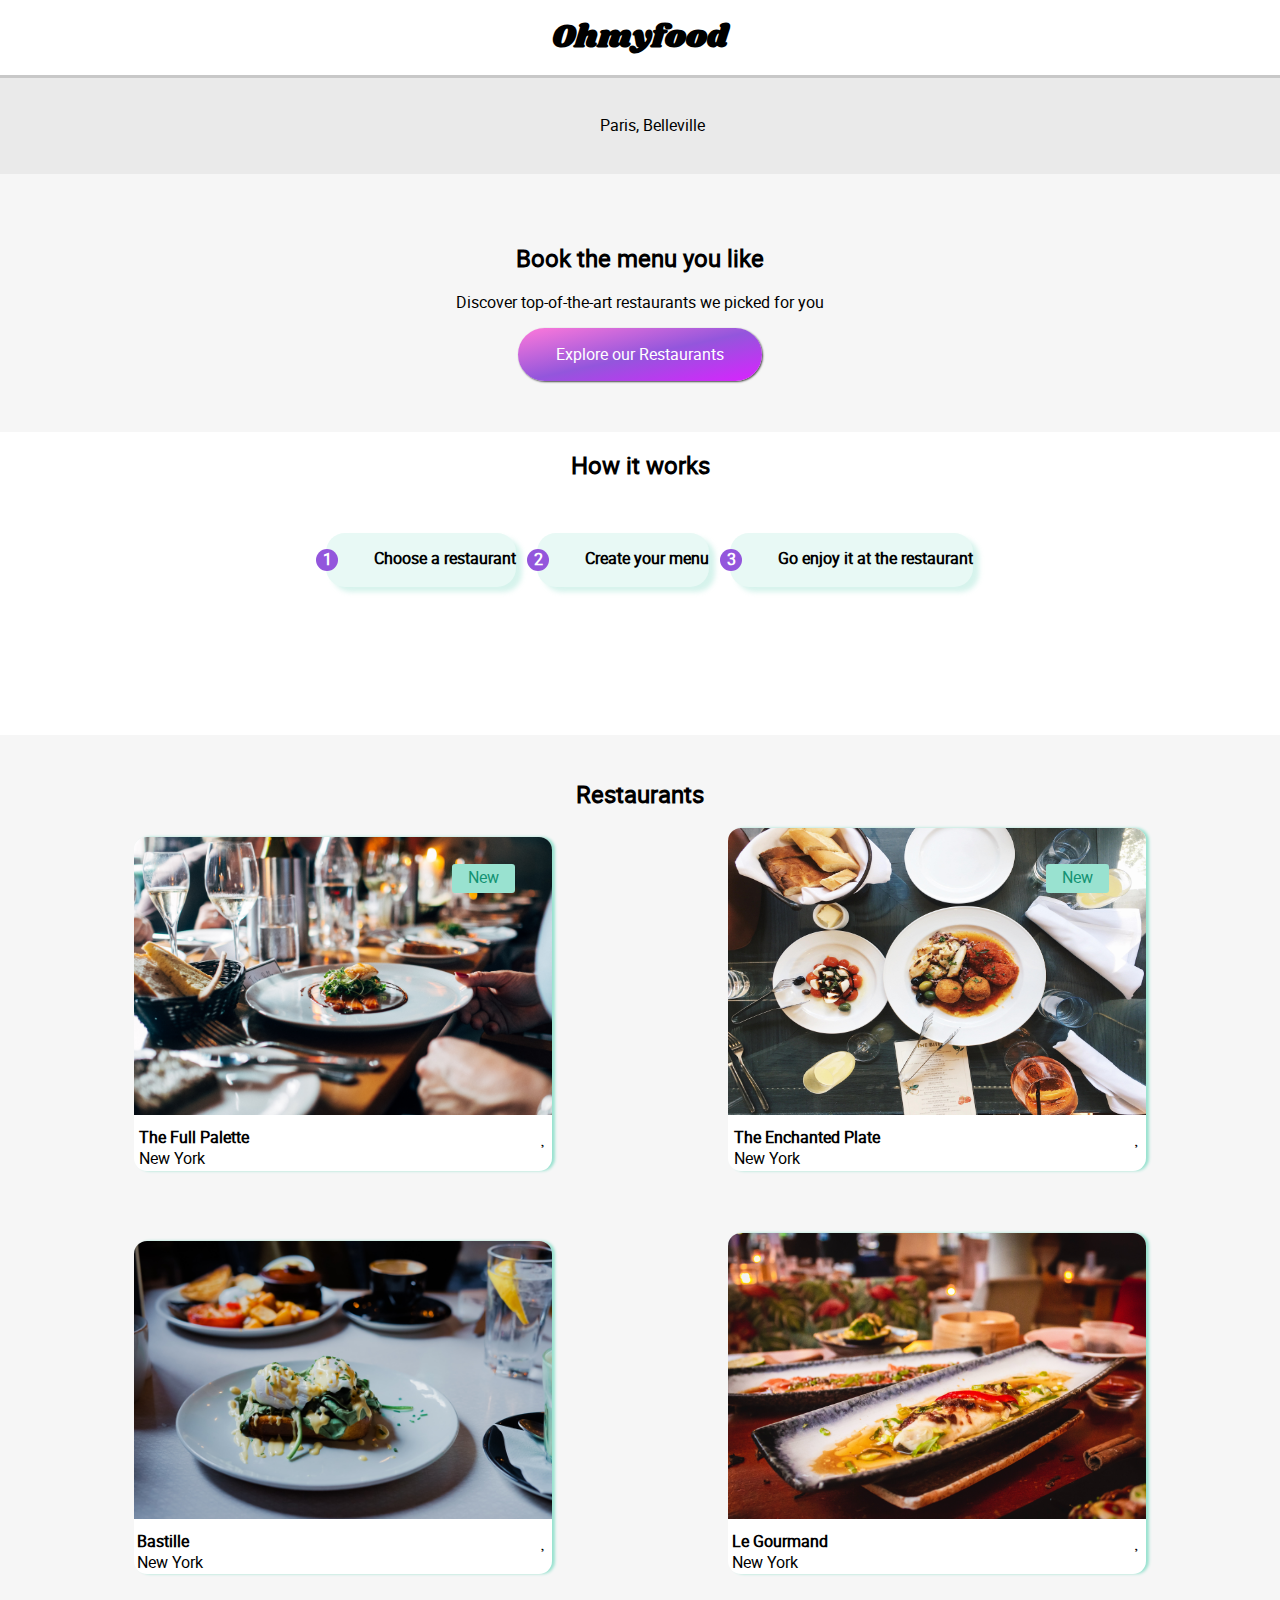
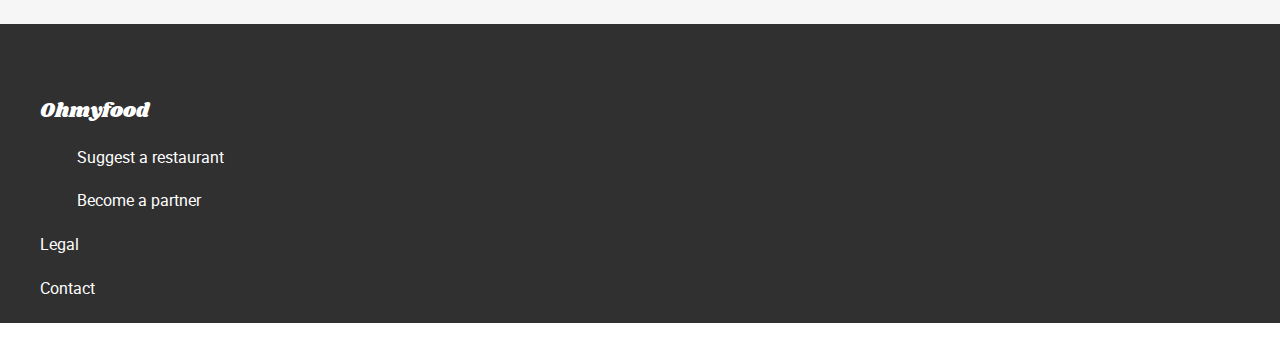
<file: index.html>
<!DOCTYPE html>
    <html lang="en">
    <head>
        <meta charset="UTF-8">
        <meta name="viewport" content="width=device-width, initial-scale=1.0">
        <link rel="stylesheet" href="https://use.fontawesome.com/releases/v5.1.0/css/all.css" integrity="sha384-lKuwvrZot6UHsBSfcMvOkWwlCMgc0TaWr+30HWe3a4ltaBwTZhyTEggF5tJv8tbt" crossorigin="anonymous">
        <link rel="stylesheet" media="screen and (min-width: 426px)" href="css/tablette.css" />
        <title>Ohmyfood</title>
        <STYLE>A {text-decoration: none;} </STYLE>
        <link rel="stylesheet" href="css/cartestyle.css">
        
    </head>
    <body>
        <span class="loader"></span>
        
        <header>
            <h1 class="logo">Ohmyfood</h1>
        </header>
       
        <section class="cart">
            <div id="up">
                <div class="localisation">
                    <p><i class="fas fa-map-marker-alt"></i>Paris, Belleville</p>
                </div>   
                <div class="book">
                    <h2>Book the menu you like</h2>
                        <p>Discover top-of-the-art restaurants we picked for you</p>
                    <div class="btn_explore">
                    <p>Explore our Restaurants</p>
                    </div>
                </div>
            </div>
        </section>
        <section class="cart">
            <div id="tutorial">
                <h2>How it works</h2> 
                    <ul>
                        <li>                                       
                            <div class="number "><p>1</p></div>
                            <div><p><i class="fas fa-mobile-alt"></i>Choose a restaurant</p></div>                             
                        </li>
                        <li>
                            <div class="number"><p>2</p></div>
                            <div><p><i class="fas fa-list-ul"></i>Create your menu</p></div>
                        </li>
                        <li>
                            <div class="number three"><p>3</p></div>
                            <div><p><i class="fas fa-store"></i>Go enjoy it at the restaurant</p></div>
                        </li>
                 </ul>  
            </div>
        </section>

        <main>
                <section id="restaurant">
                    <h2>Restaurants</h2>
                        <div class="btn fullpalette">
                            <a href="menufullpalette.html"><img src="images/fullpalette.jpg" alt="fullpalette">
                                <div class="new">
                                    <p>New</p>
                                </div></a>
                                <div class="ville">
                                    <a href="menufullpalette.html">
                                        <div class="lieu">
                                            <p class="nom">The Full Palette</p> 
                                            <p>New York</p>
                                        </div></a>
                                        
                                    <div>              
                                        <input type="checkbox" class="heart1" id="heart1">
                                        <label for ="heart1"></label>            
                                    </div>
                                </div>                       
                        </div>                              
                        
                      
                        <div class="btn enchanted">
                            <a href="menuenchanted.html"><img src="images/enchanted.jpg" alt="enchanted">
                                <div class="new">
                                    <p>New</p>
                                </div></a>
                                <div class="ville">
                                    <a href="menufullpalette.html">
                                    <div class="lieu">
                                        <p class="nom">The Enchanted Plate</p>
                                        <p>New York</p>
                                    </div></a>                         
                                    <div>
                                        <input type="checkbox" class="heart2" id="heart2">
                                        <label for ="heart2"></label>                               
                                    </div>
                                </div>
                        </div>
    
                        <div class="btn bastille">
                            <a href="menubastille.html"><img src="images/bastille.jpg" alt="bastille">
                                <div class="new">
                                    <p>New</p>
                                </div></a>
                                    <div class="ville">
                                        <a href="menufullpalette.html">
                                        <div class="lieu">
                                            <p class="nom">Bastille</p>
                                            <p>New York</p>
                                        </div></a>
                                        <div>              
                                            <input type="checkbox" class="heart3" id="heart3">
                                            <label for ="heart3"></label>            
                                        </div>
                                    </div>                          
                        </div>
    
                        <div class="btn gourmand">
                            <a href="menugourmand.html"><img src="images/gourmand.jpg" alt="gourmand">
                                <div class="new">
                                    <p>New</p>
                                </div></a>
                                <div class="ville">
                                    <a href="menufullpalette.html">
                                    <div class="lieu">
                                        <p class="nom">Le Gourmand</p>
                                        <p>New York</p>
                                    </div></a>
                                    <div>              
                                        <input type="checkbox" class="heart4" id="heart4">
                                        <label for ="heart4"></label>            
                                    </div>
                                </div>                          
                        </div>
                    </section>   
        </main>

        
        <footer>
            <h4 class="logo">Ohmyfood</h4>
                <nav class="menu">
                    <ul>
                    <li><i class="fas fa-utensils"></i>Suggest a restaurant</li>
                    <li><i class="fas fa-hands-helping"></i>Become a partner</li>
                    <li>Legal</li>
                    <li><a href="mailto:nullepart@mozilla.org">Contact</a></li>
                    </ul>
                </nav>
        </footer>
    
    </body>
    </html>
</file>
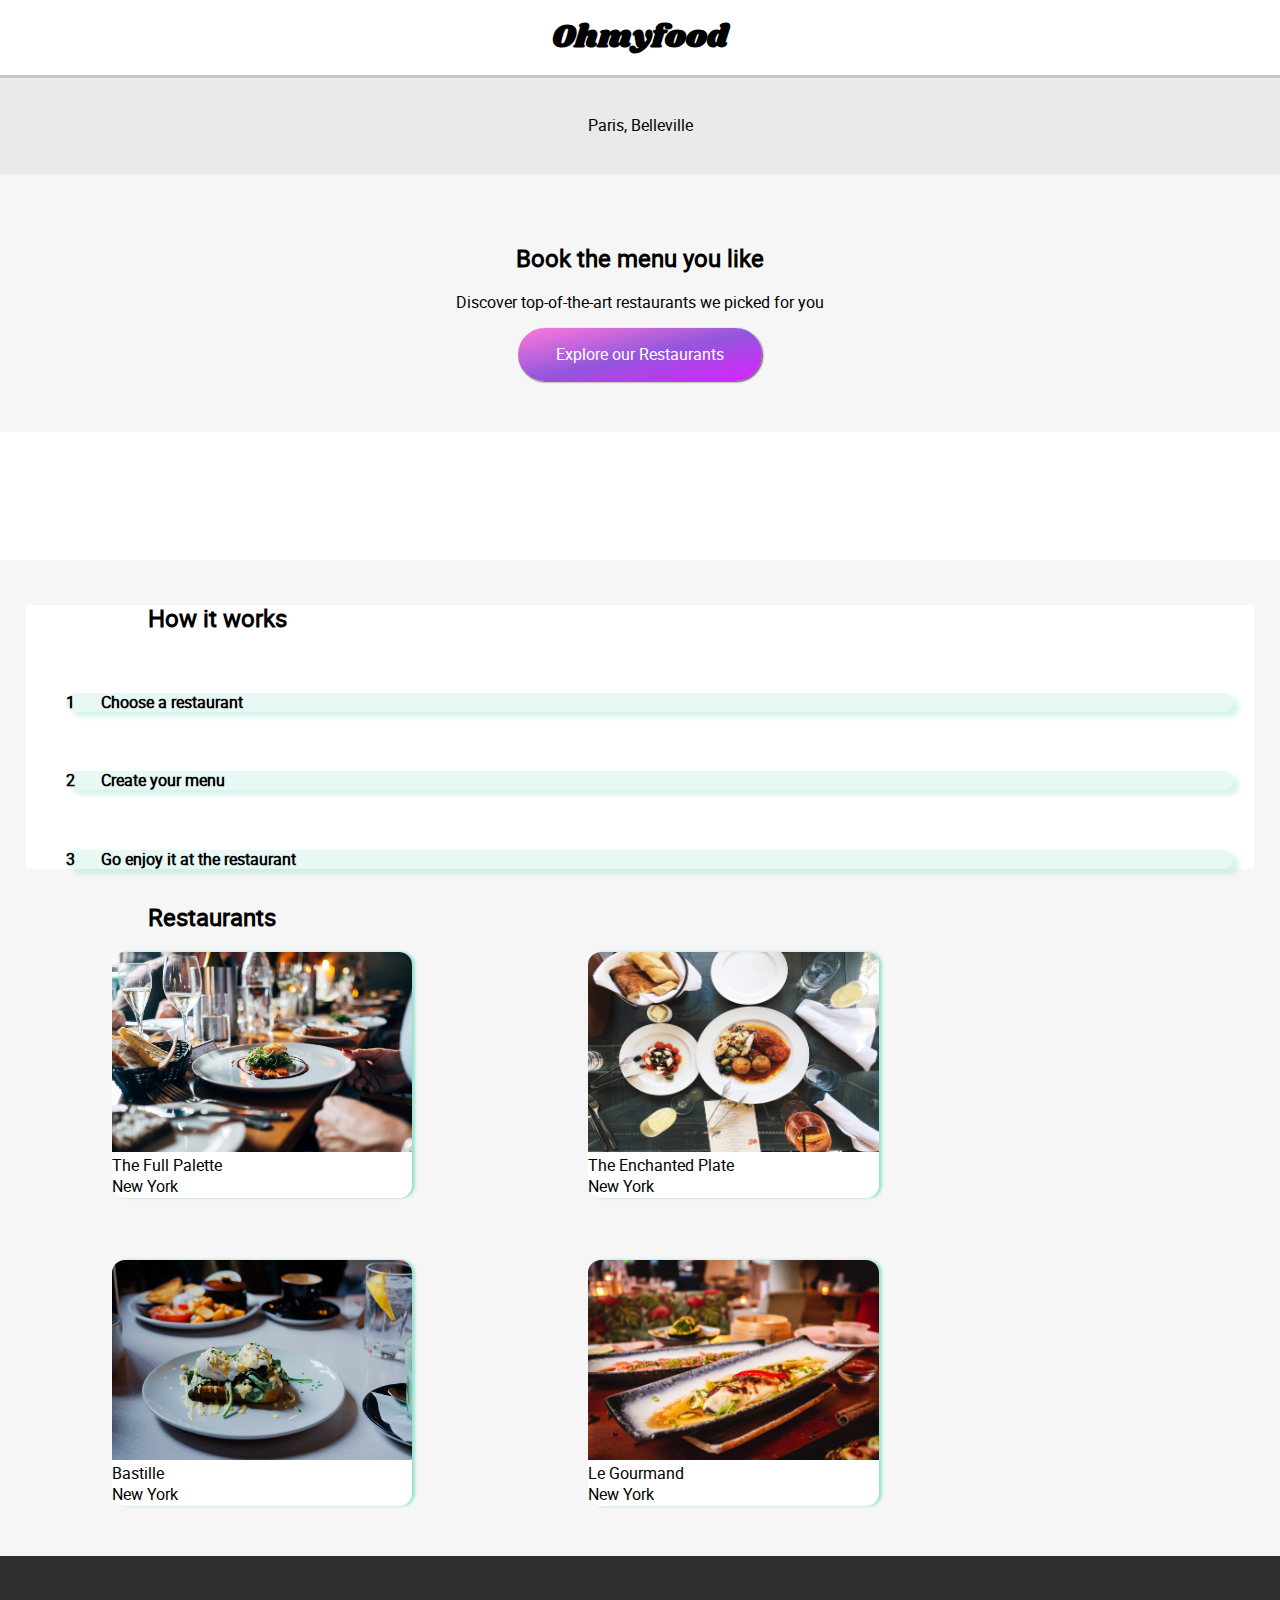
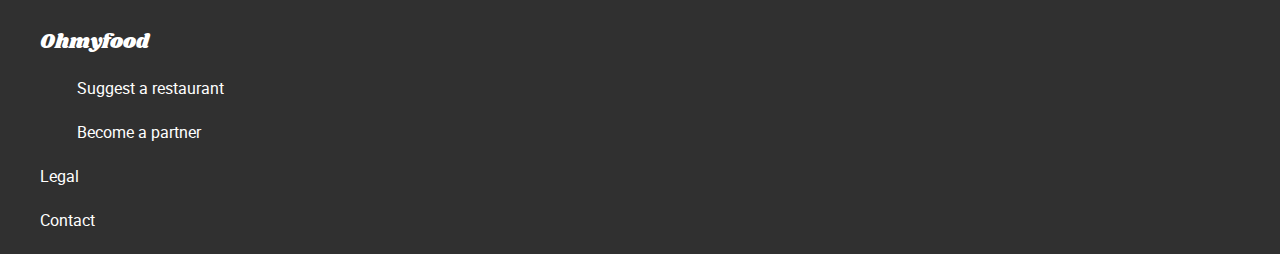
<file: carte.html>
<!DOCTYPE html>
<html lang="en">
<head>
    <meta charset="UTF-8">
    <meta name="viewport" content="width=device-width, initial-scale=1.0">
    <link rel="stylesheet" href="https://use.fontawesome.com/releases/v5.1.0/css/all.css" integrity="sha384-lKuwvrZot6UHsBSfcMvOkWwlCMgc0TaWr+30HWe3a4ltaBwTZhyTEggF5tJv8tbt" crossorigin="anonymous">
    <title>Ohmyfood</title>
    <link rel="stylesheet" href="css/cartestyle.css">
</head>
<body>

<section>
    <span class="loader"></span>
</section>

    <header>
        <h1 class="logo">Ohmyfood</h1>
            <div class="localisation"><p><i class="fas fa-map-marker-alt"></i>Paris, Belleville</p></div>
    
            <div class="book">
                <h2>Book the menu you like</h2>
                    <p>Discover top-of-the-art restaurants we picked for you</p>
            <div class="btn_explore">Explore our Restaurants</a></div>
            </div>
    </header>

    <main>
        <section id="tutorial">
            <h2>How it works</h2> 
                <ol>
                    <li>              
                        <div class="number">1</div><div><i class="fas fa-mobile-alt"></i>Choose a restaurant</div>
                    </li>
                    <li>
                        <div class="number">2</div><div><i class="fas fa-list-ul"></i>Create your menu</div>
                    </li>
                    <li>
                        <div class="number">3</div><div><i class="fas fa-store"></i>Go enjoy it at the restaurant</div>
                    </li>
             </ol>  
        </section>

        <section id="restaurant">
            <h2>Restaurants</h2>

                <div class="btn"><a href="menufullpalette.html"><img src="images/fullpalette.jpg" height="200" width="280" alt="fullpalette"/></a>
                    <div class="ville">
                        <div><p>The Full Palette</p> 
                            <p>New York</p></div>
                        <i class="far fa-heart"></i>
                    </div>

                </div>

                <div class="btn"><a href="menuenchanted.html"><img src="images/enchanted.jpg" height="200" width="280" alt="enchanted"/></a>
                    <div class="ville">
                        <div><p>The Enchanted Plate</p>
                        <p>New York</p></div>
                        <i class="far fa-heart"></i>
                    </div>
                </div>

                <div class="btn"><a href="menubastille.html"><img src="images/bastille.jpg" height="200" width="280" alt="bastille"/></a>
                    <div class="ville">
                        <div><p>Bastille </p>
                        <p>New York</p></div>
                        <i class="far fa-heart"></i>
                    </div>
                </div>

                <div class="btn"><a href="menugourmand.html"><img src="images/gourmand.jpg" height="200" width="280" alt="gourmand"/></a>
                    <div class="ville">
                        <div><p>Le Gourmand </p>
                        <p>New York</p></div>
                        <i class="far fa-heart"></i>
                    </div>
                </div>
        </section>

    </main>

    <footer>
        <h4 class="logo">Ohmyfood</h4>
            <nav class="menu">
                <ul>
                <li><i class="fas fa-utensils"></i>Suggest a restaurant</a></li>
                <li><i class="fas fa-hands-helping"></i>Become a partner</a></li>
                <li>Legal</a></li>
                <li>Contact</a></li>
                </ul>
            </nav>
    </footer>

</body>
</html>
</file>
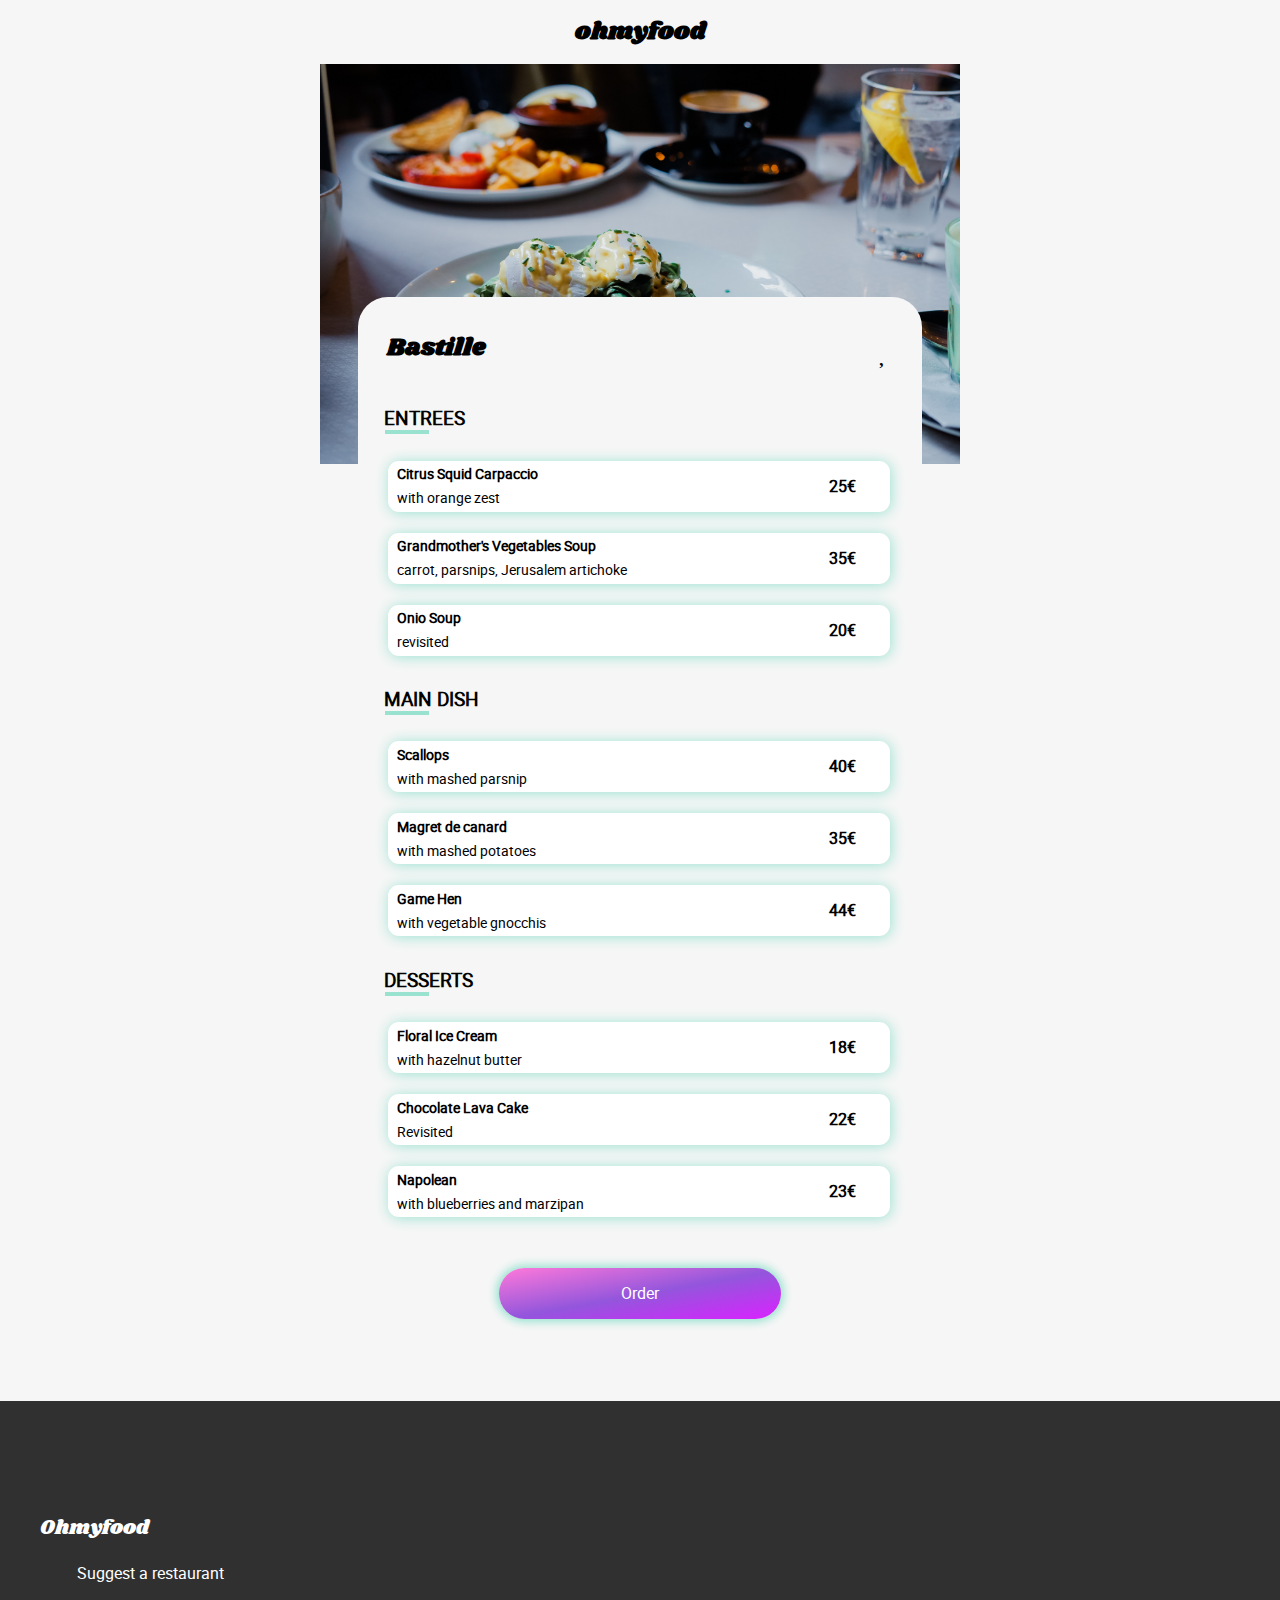
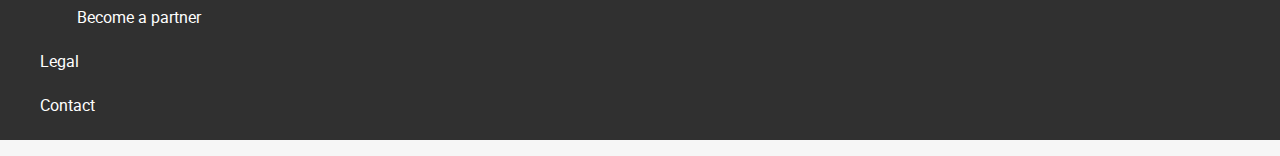
<file: menubastille.html>
<!DOCTYPE html>
<html lang="en">
<head>
    <meta charset="UTF-8">
    <meta name="viewport" content="width=device-width, initial-scale=1.0">
    <link rel="stylesheet" href="https://use.fontawesome.com/releases/v5.1.0/css/all.css" integrity="sha384-lKuwvrZot6UHsBSfcMvOkWwlCMgc0TaWr+30HWe3a4ltaBwTZhyTEggF5tJv8tbt" crossorigin="anonymous">
    <link rel="stylesheet" media="screen and (min-width: 767px)" href="css/tablette2.css" />
    <title>Ohmyfood</title>
    <link rel="stylesheet" href="css/style2.css">
</head>

<body>
    <header>
        <a href="index.html">
            <i class="fas fa-arrow-left"></i>
            <h2 class="logo">ohmyfood</h2>
        </a>
        <div class="photo">
            <img src="images/bastille.jpg" width="100%" alt="fullpalette"/>
        </div>          
    </header>

    <main>
        <h2 class="logo">Bastille<div><input type="checkbox" class="heart" id="heart">
            <label for ="heart"></label></h2>
            <div class=entrees><h3>ENTREES</h3>
                <hr>
                    <ul>
                        <li>
                            <div class="menu">
                                <p class="nom">Citrus Squid Carpaccio</p>
                                <p>with orange zest</p>
                            </div>  
                            <div class="price">
                                <p>25€</p>
                            </div>   
                            <div class="check">
                                <p><i class="fas fa-check-circle"></i></p>
                            </div>          
                        </li>
                        <li>
                            <div class="menu">
                                <p class="nom">Grandmother's Vegetables Soup</p>
                                <p>carrot, parsnips, Jerusalem artichoke</p>
                            </div>
                            <div class="price">
                                    <p>35€</p>
                            </div>
                            <div class="check">
                            <p><i class="fas fa-check-circle"></i></p>
                            </div>               
                        </li>
                        <li>
                            <div class="menu">
                                <p class="nom">Onio Soup</p>
                                <p>revisited</p>
                            </div>                   
                            <div class="price">
                                <p>20€</p>
                            </div>
                            <div class="check">
                                <p><i class="fas fa-check-circle"></i></p>
                            </div>
                        </li>
                    </ul>  
            </div>

            <div class=dish><h3>MAIN DISH</h3>
                <hr>
                    <ul>
                        <li>
                            <div class="menu">
                                <p class="nom">Scallops</p>
                                <p>with mashed parsnip</p>
                            </div>
                            <div class="price">
                                <p>40€</p>
                            </div>
                            <div class="check">
                                <p><i class="fas fa-check-circle"></i></p>
                            </div>                               
                        </li>
                        <li>
                            <div class="menu">
                                <p class="nom">Magret de canard</p>
                                <p>with mashed potatoes</p>
                            </div> 
                                <div class="price"><p>35€</p>
                                </div>
                            <div class="check"><p><i class="fas fa-check-circle"></i></p>
                            </div>                                       
                        </li>
                         <li><div class="menu">
                                <p class="nom">Game Hen</p>
                                <p>with vegetable gnocchis</p>
                            </div> 
                            <div class="price">
                                <p>44€</p>
                            </div>
                            <div class="check">
                                <p><i class="fas fa-check-circle"></i></p>
                            </div>                                     
                        </li>
                    </ul>
            </div>
            <div class=dessert><h3>DESSERTS</h3>
                <hr>
                    <ul>
                        <li>
                            <div class="menu">
                                <p class="nom">Floral Ice Cream</p>
                                <p>with hazelnut butter</p>
                            </div>
                            <div class="price">
                                <p>18€</p>
                            </div>
                            <div class="check">
                                <p><i class="fas fa-check-circle"></i></p>
                            </div>           
                        </li>
                        <li>
                            <div class="menu">
                            <p class="nom">Chocolate Lava Cake</p>
                            <p>Revisited</p></div>
                            <div class="price">
                                <p>22€</p>
                            </div>
                            <div class="check">
                                <p><i class="fas fa-check-circle"></i></p>
                            </div>       
                        </li>
                        <li>
                            <div class="menu">
                                <p class="nom">Napolean</p>
                                <p>with blueberries and marzipan</p>
                            </div>
                            <div class="price">
                                <p>23€</p>
                            </div>
                            <div class="check">
                                <p><i class="fas fa-check-circle"></i></p>
                            </div>             
                        </li>
                    </ul>
            </div>

        <div class="btn_order"><p>Order</p></div>
    </main>
    <footer>
        <h4 class="logo">Ohmyfood</h4>
            <nav class="link">
                <ul>
                  <li><i class="fas fa-utensils"></i>Suggest a restaurant</li>
                  <li><i class="fas fa-hands-helping"></i>Become a partner</li>
                  <li>Legal</li>
                  <li><a href="mailto:nullepart@mozilla.org">Contact</li>
                </ul>
              </nav>
    </footer>   
</body>
</html>
</file>
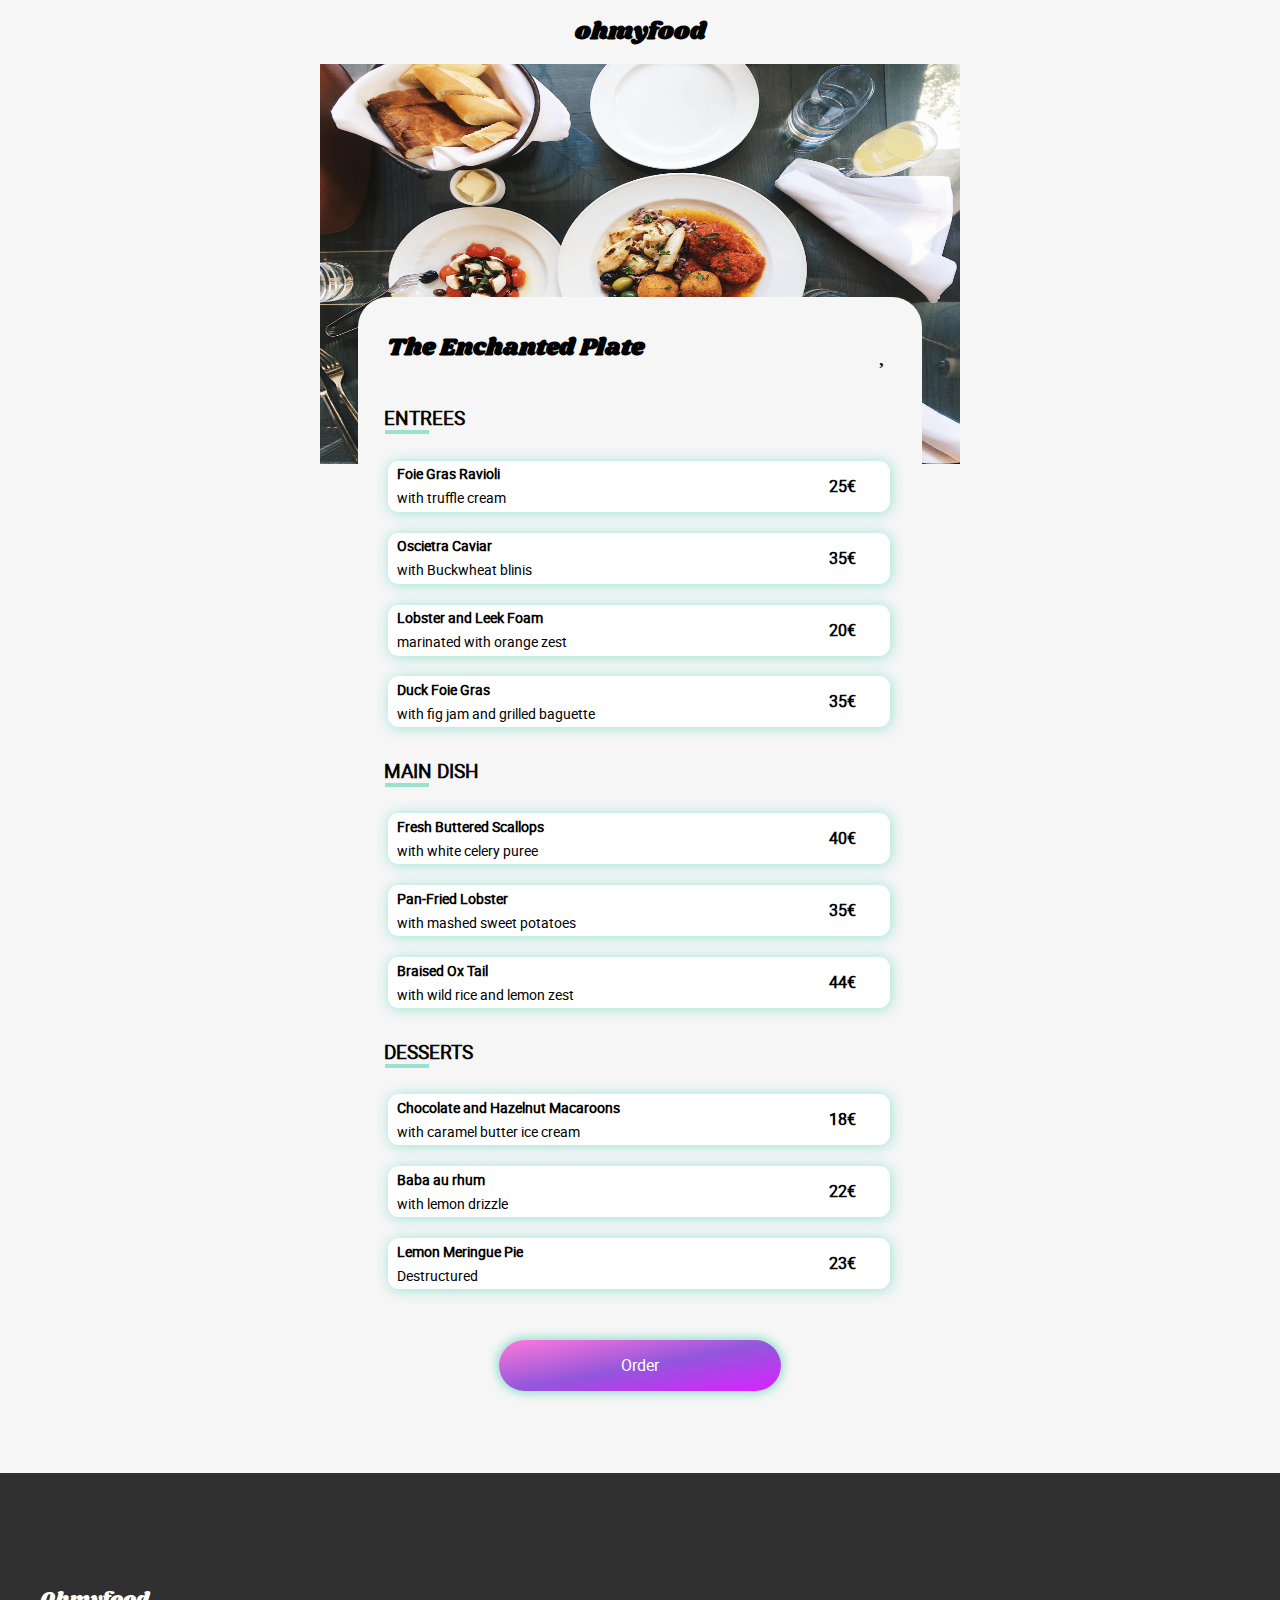
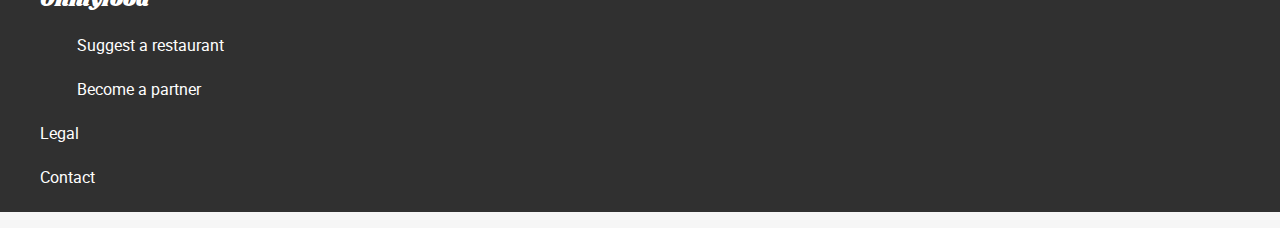
<file: menuenchanted.html>
<!DOCTYPE html>
<html lang="en">
<head>
    <meta charset="UTF-8">
    <meta name="viewport" content="width=device-width, initial-scale=1.0">
    <link rel="stylesheet" href="https://use.fontawesome.com/releases/v5.1.0/css/all.css" integrity="sha384-lKuwvrZot6UHsBSfcMvOkWwlCMgc0TaWr+30HWe3a4ltaBwTZhyTEggF5tJv8tbt" crossorigin="anonymous">
    <link rel="stylesheet" media="screen and (min-width: 426px)" href="css/tablette2.css" />
    <title>Ohmyfood</title>
    <link rel="stylesheet" href="css/style2.css">
</head>

<body>
    <header>
        <a href="index.html">
            <i class="fas fa-arrow-left"></i>
            <h2 class="logo">ohmyfood</h2>
        </a>
        <div class="photo">
            <img src="images/enchanted.jpg" height="250" width="100%" alt="fullpalette"/>
        </div>   
    </header>

    <main>
        <h2 class="logo">The Enchanted Plate<input type="checkbox" class="heart" id="heart">
            <label for ="heart"></label></h2>
            <div class=entrees><h3>ENTREES</h3>
                <hr>
                    <ul>
                        <li>
                            <div class="menu">
                                <p class="nom">Foie Gras Ravioli</p>
                                <p>with truffle cream</p>
                            </div>  
                            <div class="price"><p>25€</p></div> 
                            <div class="check"><p><i class="fas fa-check-circle" ></i></p></div>      
                        </li>
                        <li>
                            <div class="menu">
                                <p class="nom">Oscietra Caviar</p>
                                <p>with Buckwheat blinis</p></div>
                            <div class="price"><p>35€</p></div>
                            <div class="check"><p><i class="fas fa-check-circle" ></i></p></div>              
                        </li>
                        <li>
                            <div class="menu">
                                <p class="nom">Lobster and Leek Foam</p>
                                <p>marinated with orange zest</p></div> 
                            <div class="price"><p>20€</p></div>
                            <div class="check"><p><i class="fas fa-check-circle" ></i></p></div>            
                        </li>
                        <li>
                            <div class="menu">
                                <p class="nom">Duck Foie Gras</p>
                                <p>with fig jam and grilled baguette</p></div> 
                            <div class="price"><p>35€</p></div>
                            <div class="check"><p><i class="fas fa-check-circle" ></i></p></div>               
                        </li>
                    </ul>          
            </div>
            <div class=dish><h3>MAIN DISH</h3>
                <hr>
                    <ul>
                        <li>
                            <div class="menu">
                                <p class="nom">Fresh Buttered Scallops</p>
                                <p>with white celery puree</p>
                            </div>
                            <div class="price">
                                <p>40€</p>
                            </div>
                            <div class="check">
                                <p><i class="fas fa-check-circle"></i></p>
                            </div>          
                        </li>
                        <li>
                            <div class="menu">
                                <p class="nom">Pan-Fried Lobster</p>
                                <p>with mashed sweet potatoes</p>
                            </div>
                            <div class="price">
                                <p>35€</p>
                            </div>
                            <div class="check">
                                <p><i class="fas fa-check-circle"></i></p>
                            </div>               
                        </li>
                        <li>
                            <div class="menu">
                                <p class="nom">Braised Ox Tail</p>
                                <p>with wild rice and lemon zest</p>
                            </div>
                            <div class="price">
                                <p>44€</p>
                            </div>
                            <div class="check">
                                <p><i class="fas fa-check-circle"></i></p>
                            </div>                 
                        </li>
                    </ul>
            </div>
            <div class=dessert><h3>DESSERTS</h3>
                <hr>
                    <ul>
                        <li>
                            <div class="menu">
                                <p class="nom">Chocolate and Hazelnut Macaroons</p>
                                <p>with caramel butter ice cream</p>
                            </div>   
                            <div class="price">
                                <p>18€</p>
                            </div>
                            <div class="check">
                                <p><i class="fas fa-check-circle"></i></p>
                            </div>         
                        </li>
                        <li>
                            <div class="menu">
                                <p class="nom">Baba au rhum</p>
                                <p>with lemon drizzle</p>
                            </div>
                            <div class="price">
                                <p>22€</p>
                            </div>
                            <div class="check">
                                <p><i class="fas fa-check-circle"></i></p>
                            </div>            
                        </li>
                        <li>
                            <div class="menu">
                                <p class="nom">Lemon Meringue Pie</p>
                                <p>Destructured</p>
                            </div> 
                            <div class="price">
                                <p>23€</p>
                            </div>
                            <div class="check">
                                <p><i class="fas fa-check-circle"></i></p>
                            </div>            
                        </li>
                    </ul>
            </div>

        <div class="btn_order"><p>Order</p></div>
    </main>
        <footer>
            <h4 class="logo">Ohmyfood</h4>
            <nav class="link">
                <ul>
                  <li><i class="fas fa-utensils"></i>Suggest a restaurant</li>
                  <li><i class="fas fa-hands-helping"></i>Become a partner</li>
                  <li>Legal</li>
                  <li><a href="mailto:nullepart@mozilla.org">Contact</a></li>
                </ul>
              </nav>
        </footer>   
</body>
</html>
</file>
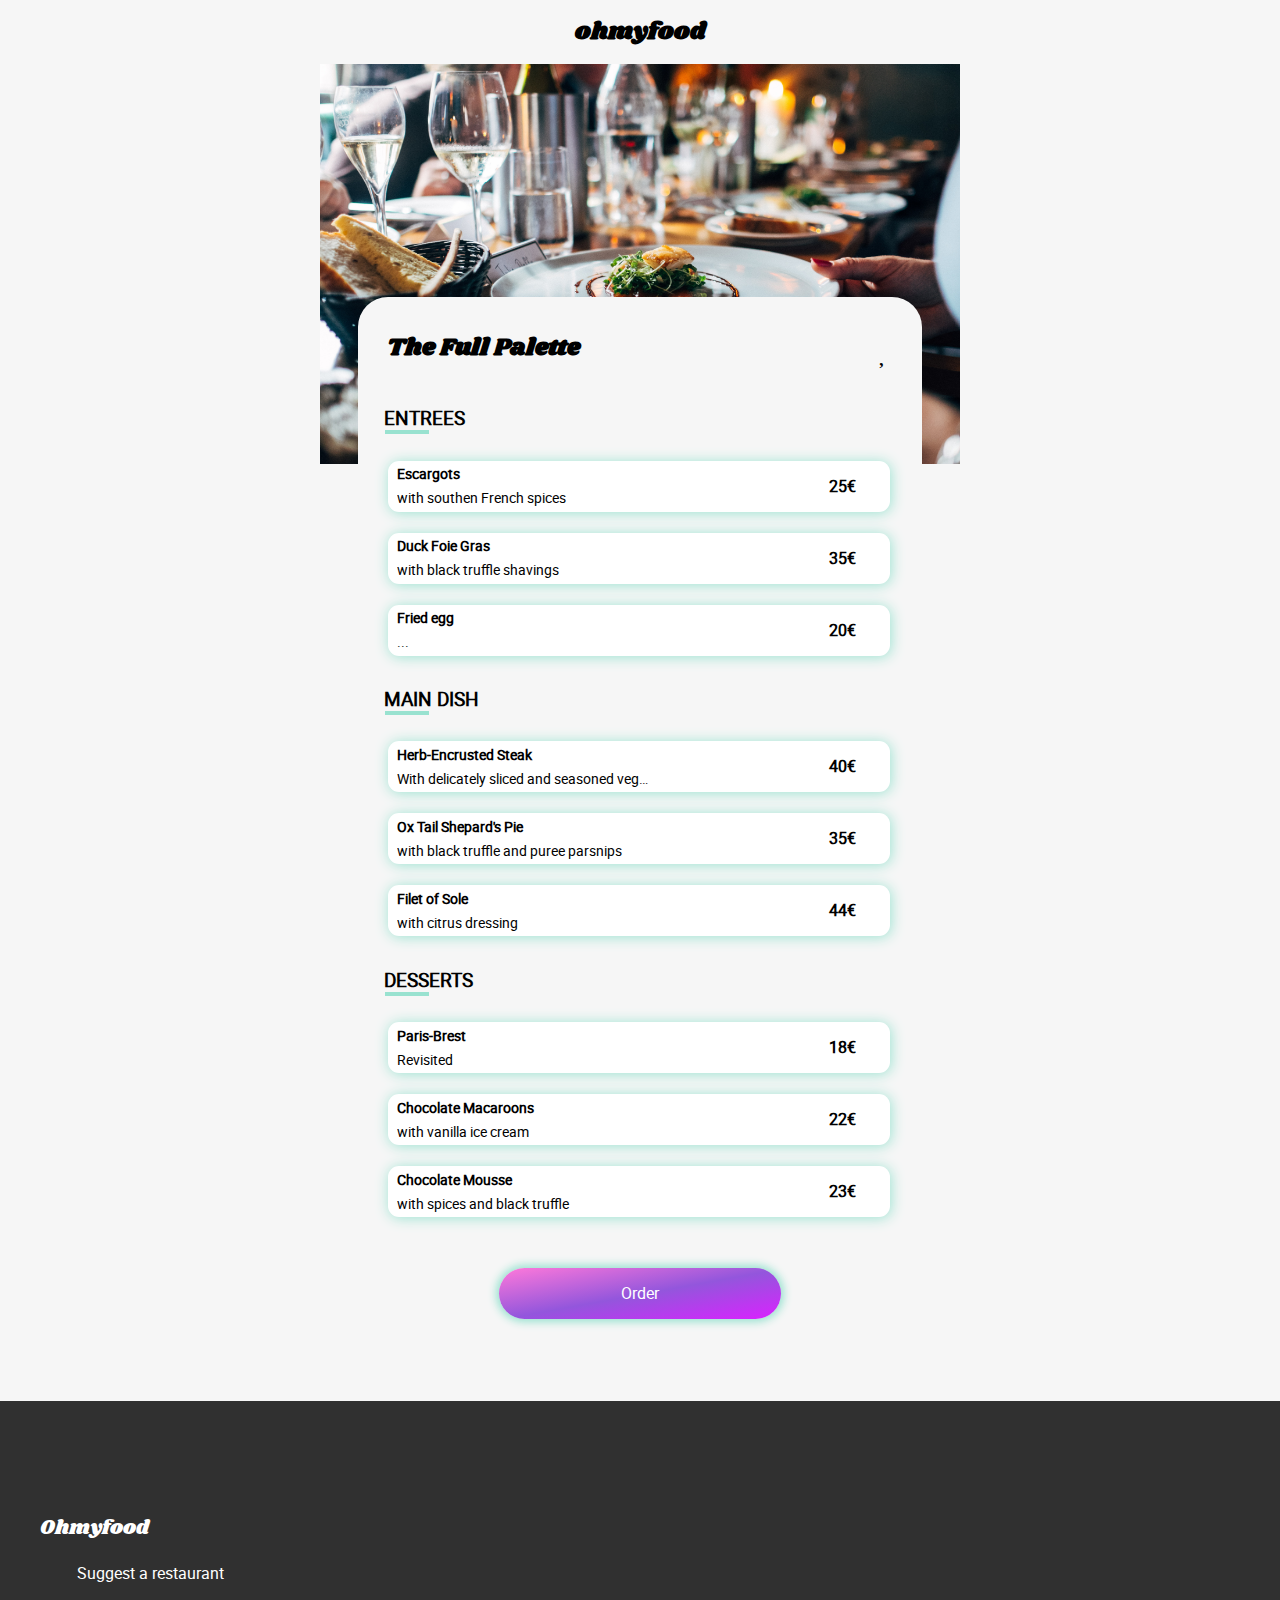
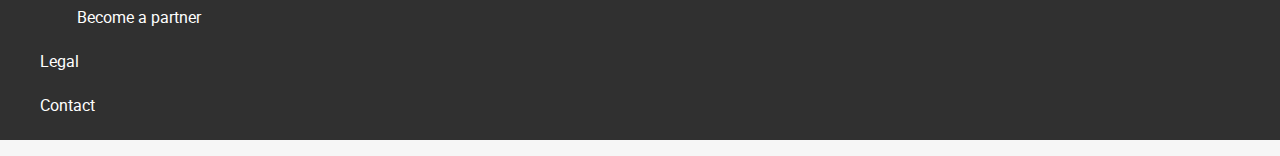
<file: menufullpalette.html>
<!DOCTYPE html>
<html lang="en">
<head>
    <meta charset="UTF-8">
    <meta name="viewport" content="initial-scale=1.0">
    <link rel="stylesheet" href="https://use.fontawesome.com/releases/v5.1.0/css/all.css" integrity="sha384-lKuwvrZot6UHsBSfcMvOkWwlCMgc0TaWr+30HWe3a4ltaBwTZhyTEggF5tJv8tbt" crossorigin="anonymous">
    <link rel="stylesheet" media="screen and (min-width: 767px)" href="css/tablette2.css" />
    <title>Ohmyfood</title>
    <link rel="stylesheet" href="css/style2.css">
</head>

<body>
    <header>
        <a href="index.html">
            <i class="fas fa-arrow-left"></i>
            <h2 class="logo">ohmyfood</h2>
        </a>
        <div class="photo">
            <img src="images/fullpalette.jpg" height="250" width="100%" alt="fullpalette"/>
        </div>   
    </header>

    <main>
        <h2 class="logo">The Full Palette<input type="checkbox" class="heart" id="heart">
            <label for ="heart"></label></h2>
            <div class=entrees><h3>ENTREES</h3>
                <hr>
                    <ul>
                        <li>
                            <div class="menu">
                                <p class="nom">Escargots</p>
                                <p>with southen French spices</p>
                            </div>  
                            <div class="price">
                                <p>25€</p>
                            </div> 
                            <div class="check">
                                <p><i class="fas fa-check-circle"></i></p>
                            </div>          
                        </li>

                        <li>
                            <div class="menu">
                                <p class="nom">Duck Foie Gras</p>
                                <p>with black truffle shavings</p>
                            </div>  
                            <div class="price">
                                <p>35€</p>
                            </div>
                            <div class="check">
                                <p><i class="fas fa-check-circle"></i></p>
                            </div>              
                        </li>

                        <li>
                            <div class="menu">
                                <p class="nom">Fried egg</p>
                                <p>...</p></div>
                            <div class="price">
                                <p>20€</p>
                            </div>
                            <div class="check">
                                <p><i class="fas fa-check-circle"></i></p>
                            </div>               
                        </li>
                    </ul>          
            </div>

            <div class=dish><h3>MAIN DISH</h3>
                <hr>
                    <ul>
                        <li>
                            <div class="menu">
                            <p class="nom">Herb-Encrusted Steak</p>
                            <p>With delicately sliced and seasoned vegetables</p>
                            </div>  
                            <div class="price">
                                <p>40€</p>
                            </div>
                            <div class="check">
                                <p><i class="fas fa-check-circle"></i></p>
                            </div>          
                        </li>
                        <li>
                            <div class="menu">
                                <p class="nom">Ox Tail Shepard's Pie</p>
                                <p>with black truffle and puree parsnips</p>
                            </div> 
                            <div class="price">
                                <p>35€</p>
                            </div>
                            <div class="check">
                                <p><i class="fas fa-check-circle"></i></p>
                            </div>              
                        </li>
                        <li>
                            <div class="menu">
                                <p class="nom">Filet of Sole</p>
                                <p>with citrus dressing</p>
                            </div>   
                            <div class="price">
                                <p>44€</p>
                            </div>
                            <div class="check">
                                <p><i class="fas fa-check-circle"></i></p>
                            </div>            
                        </li>
                    </ul>
            </div>
            <div class=dessert><h3>DESSERTS</h3>
                <hr>
                    <ul>
                        <li>
                            <div class="menu">
                                <p class="nom">Paris-Brest</p>
                                <p>Revisited</p>
                            </div>
                            <div class="price">
                                <p>18€</p>
                            </div>
                            <div class="check">
                                <p><i class="fas fa-check-circle"></i></p>
                            </div>        
                        </li>
                        <li>
                            <div class="menu">
                                <p class="nom">Chocolate Macaroons</p>
                                <p>with vanilla ice cream</p></div>
                            <div class="price">
                                <p>22€</p>
                            </div>
                            <div class="check">
                                <p><i class="fas fa-check-circle"></i></p>
                            </div>      
                        </li>
                        <li>
                            <div class="menu">
                                <p class="nom">Chocolate Mousse</p>
                                <p>with spices and black truffle</p></div>
                            <div class="price">
                                <p>23€</p>
                            </div>
                            <div class="check">
                                <p><i class="fas fa-check-circle"></i></p>
                            </div>       
                        </li>
                    </ul>
            </div>

        <div class="btn_order"><p>Order</p></div>
    </main>
    <footer>
        <h4 class="logo">Ohmyfood</h4>
            <nav class="link">
                <ul>
                  <li><i class="fas fa-utensils"></i>Suggest a restaurant</a></li>
                  <li><i class="fas fa-hands-helping"></i>Become a partner</a></li>
                  <li>Legal</a></li>
                  <li><a href="mailto:nullepart@mozilla.org">Contact</a></li>
                </ul>
              </nav>
    </footer>   
</body>
</html>
</file>
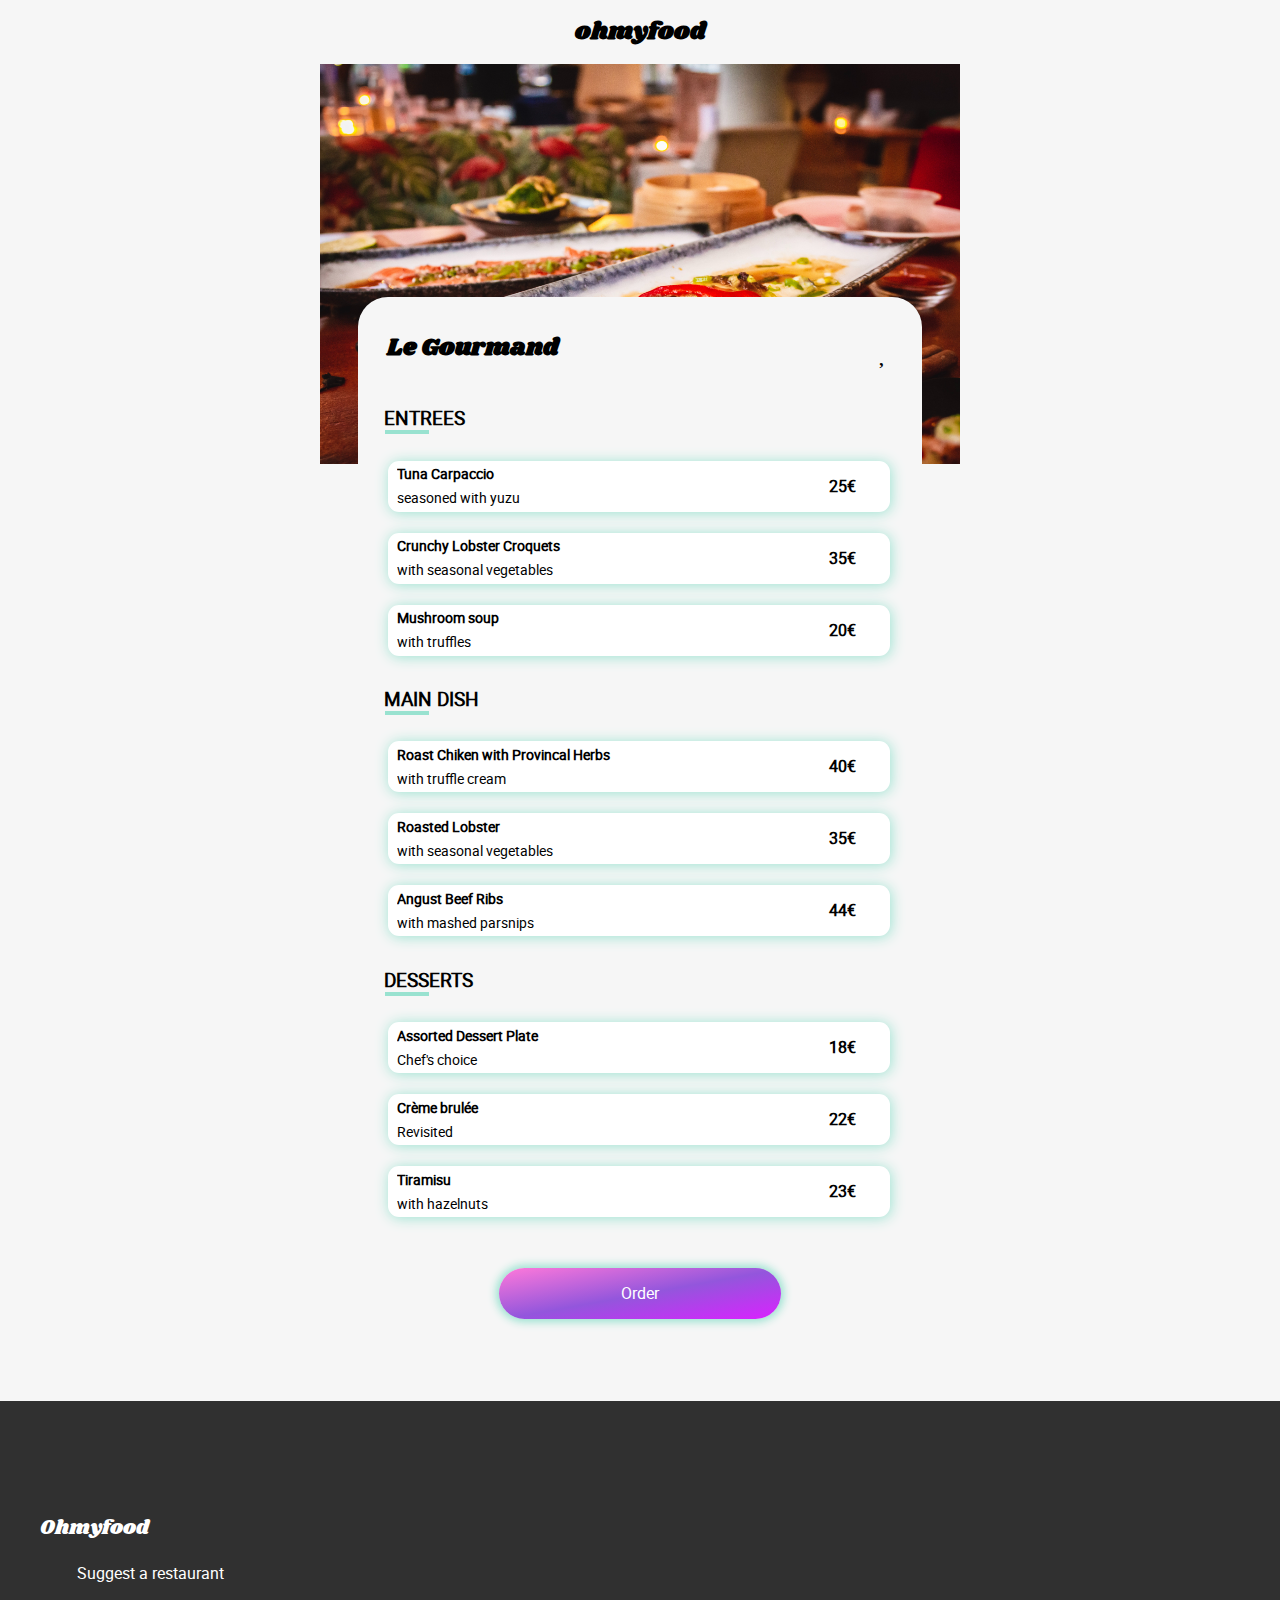
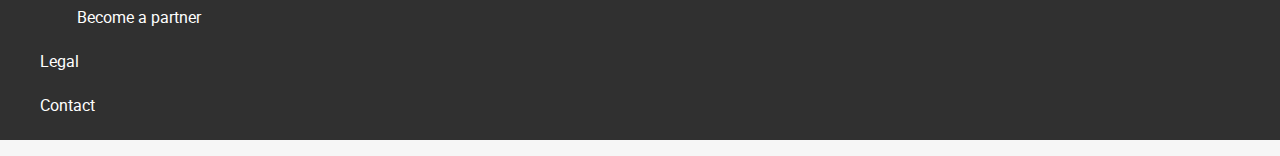
<file: menugourmand.html>
<!DOCTYPE html>
<html lang="en">
<head>
    <meta charset="UTF-8">
    <meta name="viewport" content="width=device-width, initial-scale=1.0">
    <link rel="stylesheet" href="https://use.fontawesome.com/releases/v5.1.0/css/all.css" integrity="sha384-lKuwvrZot6UHsBSfcMvOkWwlCMgc0TaWr+30HWe3a4ltaBwTZhyTEggF5tJv8tbt" crossorigin="anonymous">
    <link rel="stylesheet" media="screen and (min-width: 767px)" href="css/tablette2.css" />
    <title>Ohmyfood</title>
    <link rel="stylesheet" href="css/style2.css">
</head>

<body>
    <header>
        <a href="index.html">
            <i class="fas fa-arrow-left"></i>
            <h2 class="logo">ohmyfood</h2>
        </a>
        <div class="photo">
            <img src="images/gourmand.jpg" height="250" width="100%" alt="fullpalette"/>
        </div>   
    </header>

    <main>
        <h2 class="logo">Le Gourmand<input type="checkbox" class="heart" id="heart">
            <label for ="heart"></label></h2>
            <div class=entrees><h3>ENTREES</h3>
                <hr>
                    <ul>
                        <li>
                            <div class="menu">
                                <p class="nom">Tuna Carpaccio</p>
                                <p>seasoned with yuzu</p>
                            </div>   
                            <div class="price">
                                <p>25€</p>
                            </div> 
                            <div class="check">
                                <p><i class="fas fa-check-circle"></i></p>
                            </div>       
                        </li>
                        <li>
                            <div class="menu">
                                <p class="nom">Crunchy Lobster Croquets</p>
                                <p>with seasonal vegetables</p>
                            </div> 
                            <div class="price">
                                <p>35€</p>
                            </div>
                            <div class="check">
                                <p><i class="fas fa-check-circle"></i></p>
                            </div>              
                        </li>
                        <li>
                            <div class="menu">
                                <p class="nom">Mushroom soup</p>
                                <p>with truffles</p>
                            </div> 
                            <div class="price">
                                <p>20€</p>
                            </div>
                            <div class="check">
                                <p><i class="fas fa-check-circle"></i></p>
                            </div> 
                        </li>
                    </ul>  
            </div>

            <div class=dish><h3>MAIN DISH</h3>
                <hr>
                    <ul>
                        <li>
                            <div class="menu">
                                <p class="nom">Roast Chiken with Provincal Herbs</p>
                                <p>with truffle cream</p>
                            </div> 
                            <div class="price">
                                <p>40€</p>
                            </div>
                            <div class="check">
                                <p><i class="fas fa-check-circle"></i></p>
                            </div>         
                        </li>
                        <li>
                            <div class="menu">
                                <p class="nom">Roasted Lobster</p>
                                <p>with seasonal vegetables</p>
                            </div>    
                            <div class="price">
                                <p>35€</p>
                            </div>
                            <div class="check">
                                <p><i class="fas fa-check-circle"></i></p>
                            </div>          
                        </li>
                        <li>
                            <div class="menu">
                                <p class="nom">Angust Beef Ribs</p>
                                <p>with mashed parsnips</p>
                            </div> 
                            <div class="price">
                                <p>44€</p>
                            </div>
                            <div class="check">
                                <p><i class="fas fa-check-circle"></i></p>
                            </div>              
                        </li>
                    </ul>
            </div>

            <div class=dessert><h3>DESSERTS</h3>
                <hr>
                    <ul>
                        <li>
                            <div class="menu">
                                <p class="nom">Assorted Dessert Plate</p>
                                <p>Chef's choice</p>
                            </div> 
                            <div class="price">
                                <p>18€</p>
                            </div>
                            <div class="check">
                                <p><i class="fas fa-check-circle"></i></p>
                            </div>         
                        </li>
                        <li>
                            <div class="menu">
                                <p class="nom">Crème brulée</p>
                                <p>Revisited</p>
                            </div> 
                            <div class="price">
                                <p>22€</p>
                            </div>
                            <div class="check">
                                <p><i class="fas fa-check-circle"></i></p>
                            </div>         
                        </li>
                        <li>
                            <div class="menu">
                                <p class="nom">Tiramisu</p>
                                <p>with hazelnuts</p>
                            </div> 
                            <div class="price">
                                <p>23€</p>
                            </div>
                            <div class="check">
                                <p><i class="fas fa-check-circle"></i></p>
                            </div>          
                        </li>
                    </ul>
            </div>

        <div class="btn_order"><p>Order</p></div>
    </main>

    <footer>
        <h4 class="logo">Ohmyfood</h4>
            <nav class="link">
                <ul>
                  <li><i class="fas fa-utensils"></i>Suggest a restaurant</li>
                  <li><i class="fas fa-hands-helping"></i>Become a partner</li>
                  <li>Legal</li>
                  <li><a href="mailto:nullepart@mozilla.org">Contact</a></li>
                </ul>
              </nav>
    </footer>   
</body>
</html>
</file>
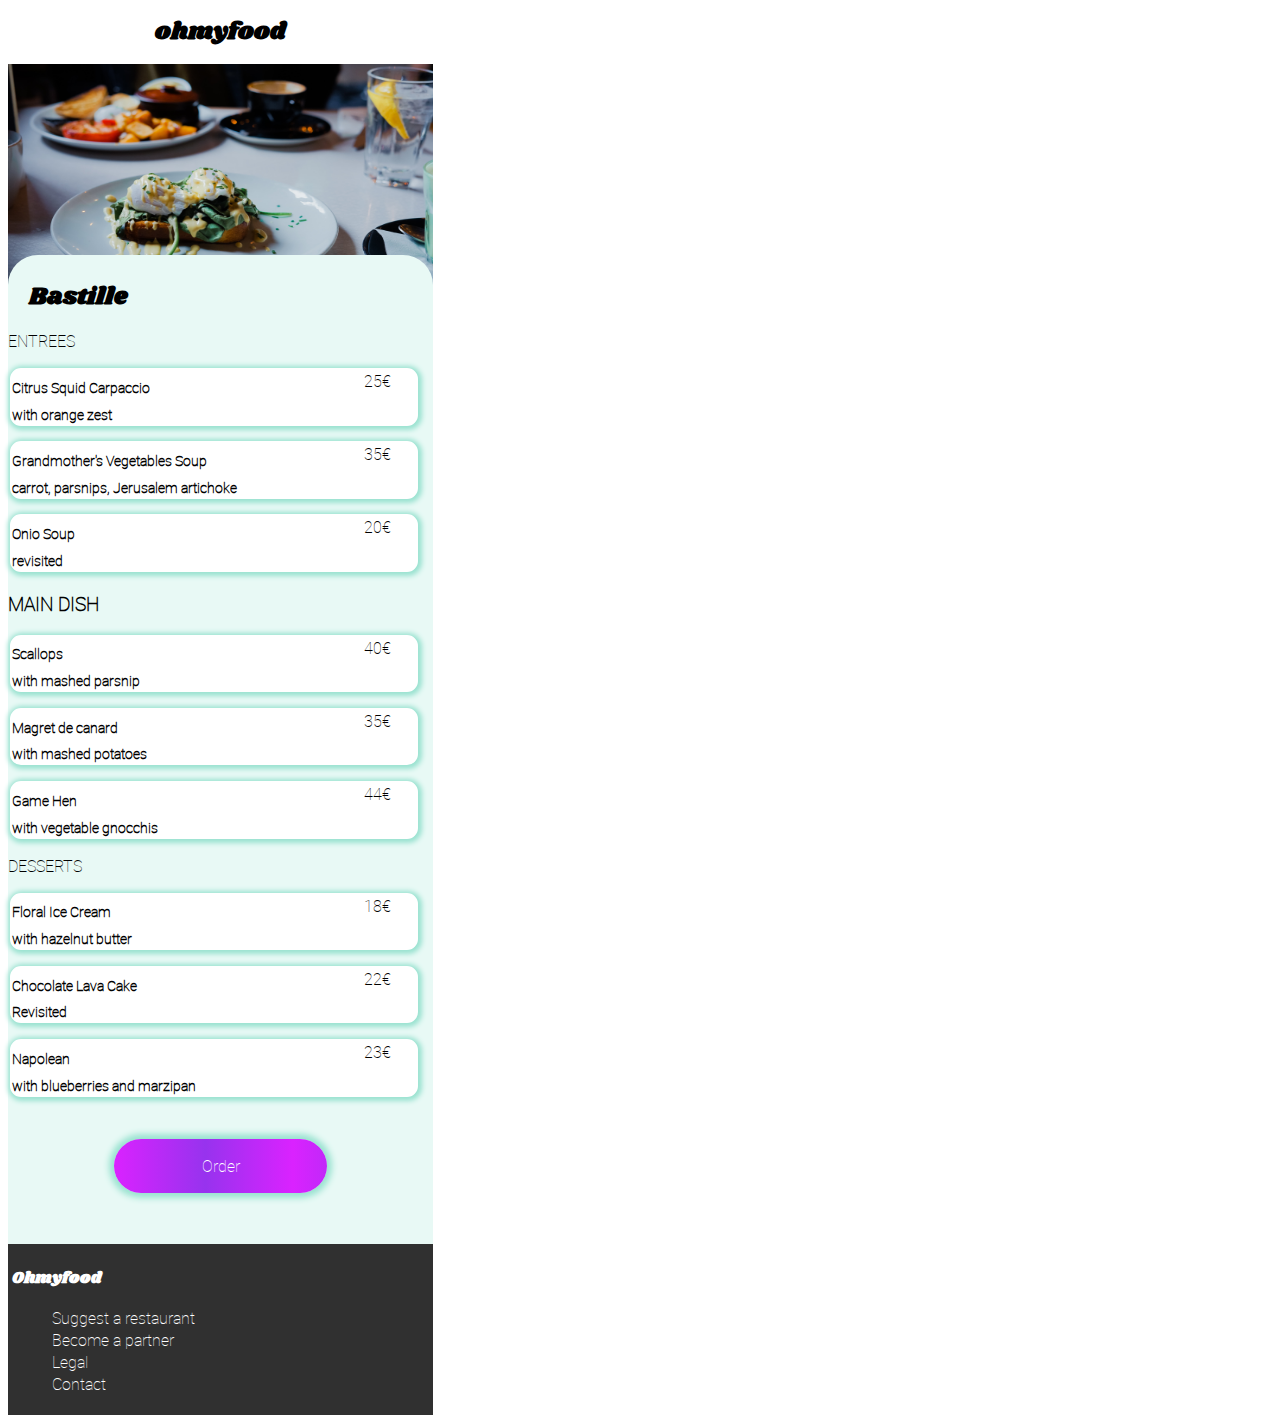
<file: html/menubastille.html>
<!DOCTYPE html>
<html lang="en">
<head>
    <meta charset="UTF-8">
    <meta name="viewport" content="width=device-width, initial-scale=1.0">
    <link rel="stylesheet" href="https://use.fontawesome.com/releases/v5.1.0/css/all.css" integrity="sha384-lKuwvrZot6UHsBSfcMvOkWwlCMgc0TaWr+30HWe3a4ltaBwTZhyTEggF5tJv8tbt" crossorigin="anonymous">
    <title>Ohmyfood</title>
    <link rel="stylesheet" href="css/style2.css">
</head>

<body>
    <header>
        <a href="carte.html"><i class="fas fa-arrow-left"></i></a><h2 class="logo">ohmyfood</h2>
        <div><img src="images/bastille.jpg" height="250" width="100%" alt="fullpalette"/></div>   
    </header>

    <main>
        <h2 class="logo">Bastille<i class="far fa-heart"></i></h2>
        <div class=entrees><p>ENTREES</p>
            <ul>
                <li>
                    <div class="check"><i class="fas fa-check-circle"></i></div>
                    <div class="price">25€</div> 
                    <div><p>Citrus Squid Carpaccio</p>
                        <p>with orange zest</p>
                    </div>               
                </li>
                <li>
                    <div class="check"><i class="fas fa-check-circle"></i></div>
                    <div class="price">35€</div>
                    <div><p>Grandmother's Vegetables Soup</p>
                        <p>carrot, parsnips, Jerusalem artichoke</p></div>                   
                </li>
                <li>
                    <div class="check"><i class="fas fa-check-circle"></i></div>
                    <div class="price">20€</div>
                    <div><p>Onio Soup</p>
                        <p>revisited</p></div>    
                </li>
            </ul>  
        </div>

        <div class=dish><h3>MAIN DISH</h3>
            <ul>
                <li>
                    <div class="check"><i class="fas fa-check-circle"></i></div>
                    <div class="price">40€</div>
                    <div><p>Scallops</p>
                        <p>with mashed parsnip</p></div>               
                </li>
                <li>
                    <div class="check"><i class="fas fa-check-circle"></i></div>
                    <div class="price">35€</div>
                    <div><p>Magret de canard</p>
                        <p>with mashed potatoes</p></div>                    
                </li>
                <li>
                    <div class="check"><i class="fas fa-check-circle"></i></div>
                    <div class="price">44€</div>
                    <div><p>Game Hen</p>
                        <p>with vegetable gnocchis</p></div>                   
                </li>
            </ul>
        </div>
        <div class=dessert><p>DESSERTS</p>
            <ul>
                <li>
                    <div class="check"><i class="fas fa-check-circle"></i></div>
                    <div class="price">18€</div>
                    <div><p>Floral Ice Cream</p>
                    <p>with hazelnut butter</p></div>             
                </li>
                <li>
                    <div class="check"><i class="fas fa-check-circle"></i></div>
                    <div class="price">22€</div>
                    <div><p>Chocolate Lava Cake</p>
                    <p>Revisited</p></div>             
                </li>
                <li>
                    <div class="check"><i class="fas fa-check-circle"></i></div>
                    <div class="price">23€</div>
                    <div><p>Napolean</p>
                    <p>with blueberries and marzipan</p></div>              
                </li>
            </ul>
        </div>

        <div class="btn_order"><p>Order</p></div>
    </main>
        <footer>
            <h4 class="logo">Ohmyfood</h4>
            <nav class="menu">
                <ul>
                  <li><i class="fas fa-utensils"></i>Suggest a restaurant</a></li>
                  <li><i class="fas fa-hands-helping"></i>Become a partner</a></li>
                  <li>Legal</a></li>
                  <li>Contact</a></li>
                </ul>
              </nav>
        </footer>   
</body>
</html>
</file>
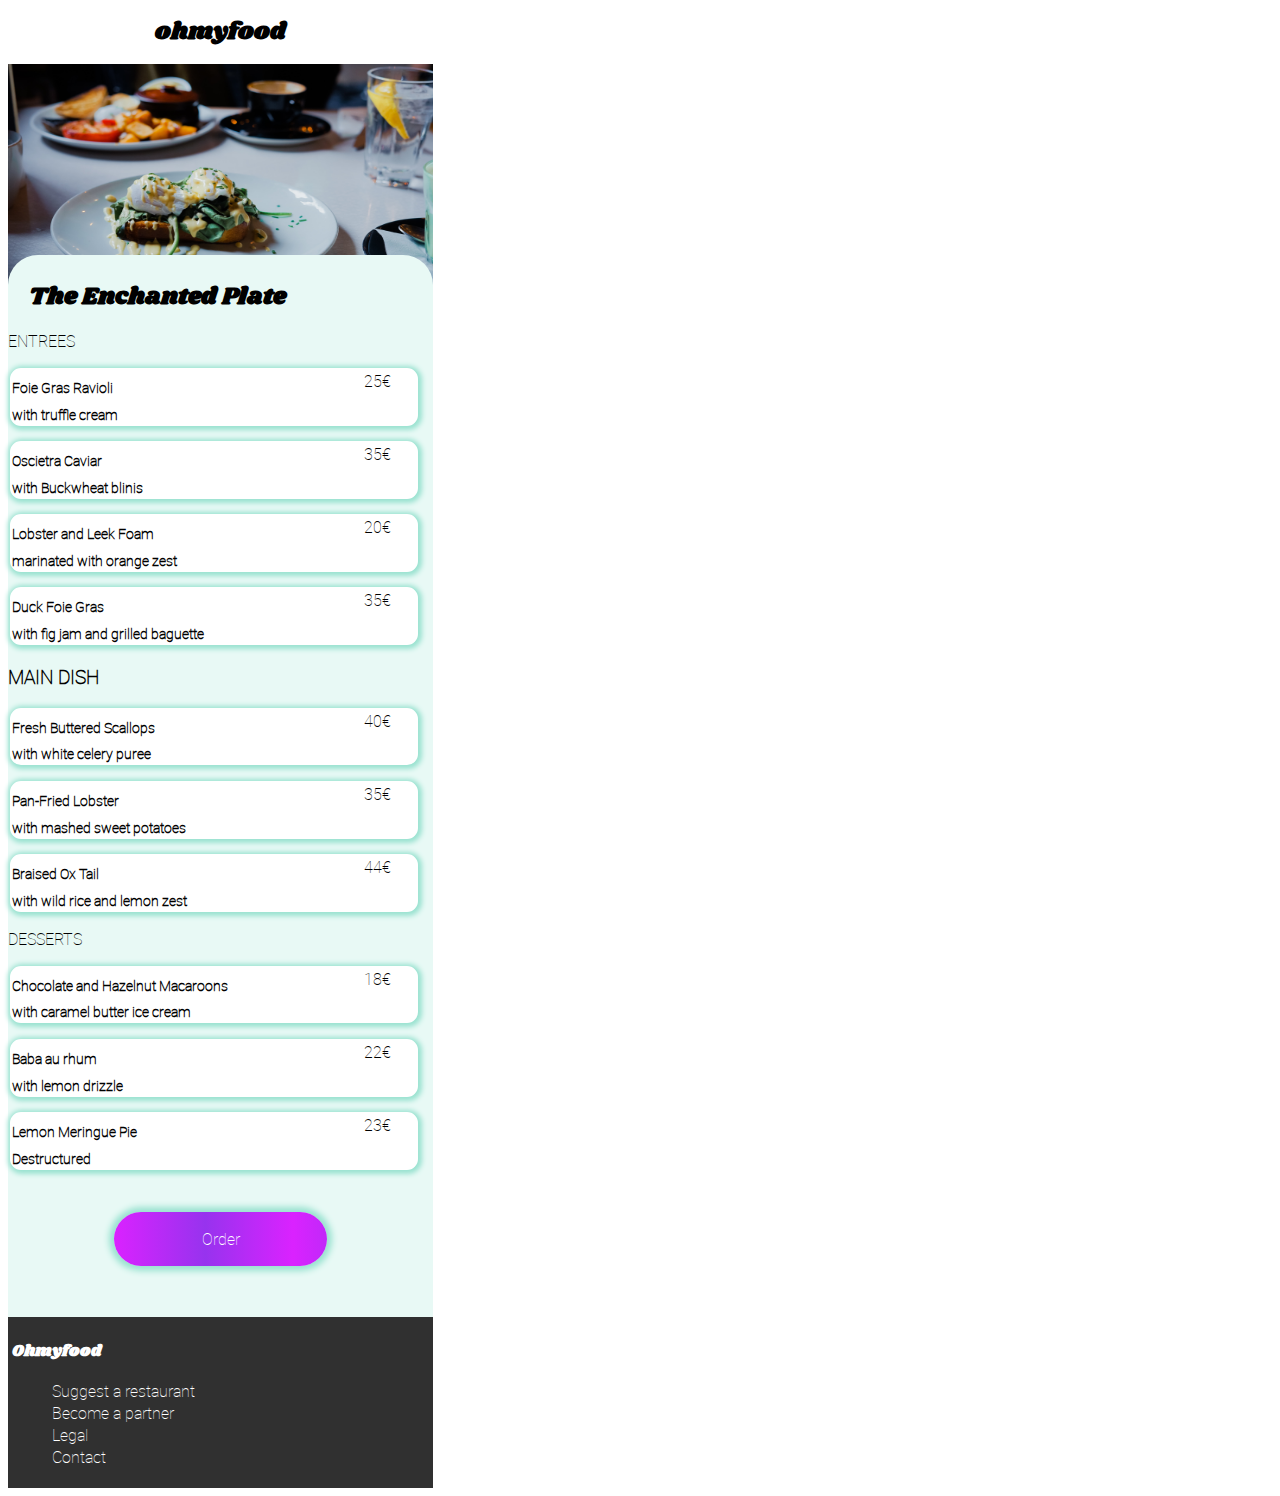
<file: html/menuenchanted.html>
<!DOCTYPE html>
<html lang="en">
<head>
    <meta charset="UTF-8">
    <meta name="viewport" content="width=device-width, initial-scale=1.0">
    <link rel="stylesheet" href="https://use.fontawesome.com/releases/v5.1.0/css/all.css" integrity="sha384-lKuwvrZot6UHsBSfcMvOkWwlCMgc0TaWr+30HWe3a4ltaBwTZhyTEggF5tJv8tbt" crossorigin="anonymous">
    <title>Ohmyfood</title>
    <link rel="stylesheet" href="css/style2.css">
</head>

<body>
    <header>
        <a href="carte.html"><i class="fas fa-arrow-left"></i></a><h2 class="logo">ohmyfood</h2>
        <div><img src="images/bastille.jpg" height="250" width="100%" alt="fullpalette"/></div>   
    </header>

    <main>
        <h2 class="logo">The Enchanted Plate<i class="far fa-heart"></i></h2>

        <div class=entrees><p>ENTREES</p>
            <ul>
                <li>
                    <div class="check"><i class="fas fa-check-circle"></i></div>
                    <div class="price">25€</div> 
                    <div><p>Foie Gras Ravioli</p>
                        <p>with truffle cream</p>
                    </div>               
                </li>
                <li>
                    <div class="check"><i class="fas fa-check-circle"></i></div>
                    <div class="price">35€</div>
                    <div><p>Oscietra Caviar</p>
                        <p>with Buckwheat blinis</p></div>                    
                </li>
                <li>
                    <div class="check"><i class="fas fa-check-circle"></i></div>
                    <div class="price">20€</div>
                    <div><p>Lobster and Leek Foam</p>
                        <p>marinated with orange zest</p></div>                    
                </li>
                <li>
                    <div class="check"><i class="fas fa-check-circle"></i></div>
                    <div class="price">35€</div>
                    <div><p>Duck Foie Gras</p>
                        <p>with fig jam and grilled baguette</p></div>                    
                </li>
            </ul>          
        </div>

        <div class=dish><h3>MAIN DISH</h3>
            <ul>
                <li>
                    <div class="check"><i class="fas fa-check-circle"></i></div>
                    <div class="price">40€</div>
                    <div><p>Fresh Buttered Scallops</p>
                        <p>with white celery puree</p></div>               
                </li>
                <li>
                    <div class="check"><i class="fas fa-check-circle"></i></div>
                    <div class="price">35€</div>
                    <div><p>Pan-Fried Lobster</p>
                        <p>with mashed sweet potatoes</p></div>                    
                </li>
                <li>
                    <div class="check"><i class="fas fa-check-circle"></i></div>
                    <div class="price">44€</div>
                    <div><p>Braised Ox Tail</p>
                        <p>with wild rice and lemon zest</p></div>                   
                </li>
            </ul>
        </div>
        <div class=dessert><p>DESSERTS</p>
            <ul>
                <li>
                    <div class="check"><i class="fas fa-check-circle"></i></div>
                    <div class="price">18€</div>
                    <div><p>Chocolate and Hazelnut Macaroons</p>
                    <p>with caramel butter ice cream</p></div>             
                </li>
                <li>
                    <div class="check"><i class="fas fa-check-circle"></i></div>
                    <div class="price">22€</div>
                    <div><p>Baba au rhum</p>
                    <p>with lemon drizzle</p></div>             
                </li>
                <li>
                    <div class="check"><i class="fas fa-check-circle"></i></div>
                    <div class="price">23€</div>
                    <div><p>Lemon Meringue Pie</p>
                    <p>Destructured</p></div>              
                </li>
            </ul>
        </div>

        <div class="btn_order"><p>Order</p></div>
    </main>
        <footer>
            <h4 class="logo">Ohmyfood</h4>
            <nav class="menu">
                <ul>
                  <li><i class="fas fa-utensils"></i>Suggest a restaurant</a></li>
                  <li><i class="fas fa-hands-helping"></i>Become a partner</a></li>
                  <li>Legal</a></li>
                  <li>Contact</a></li>
                </ul>
              </nav>
        </footer>   
</body>
</html>
</file>
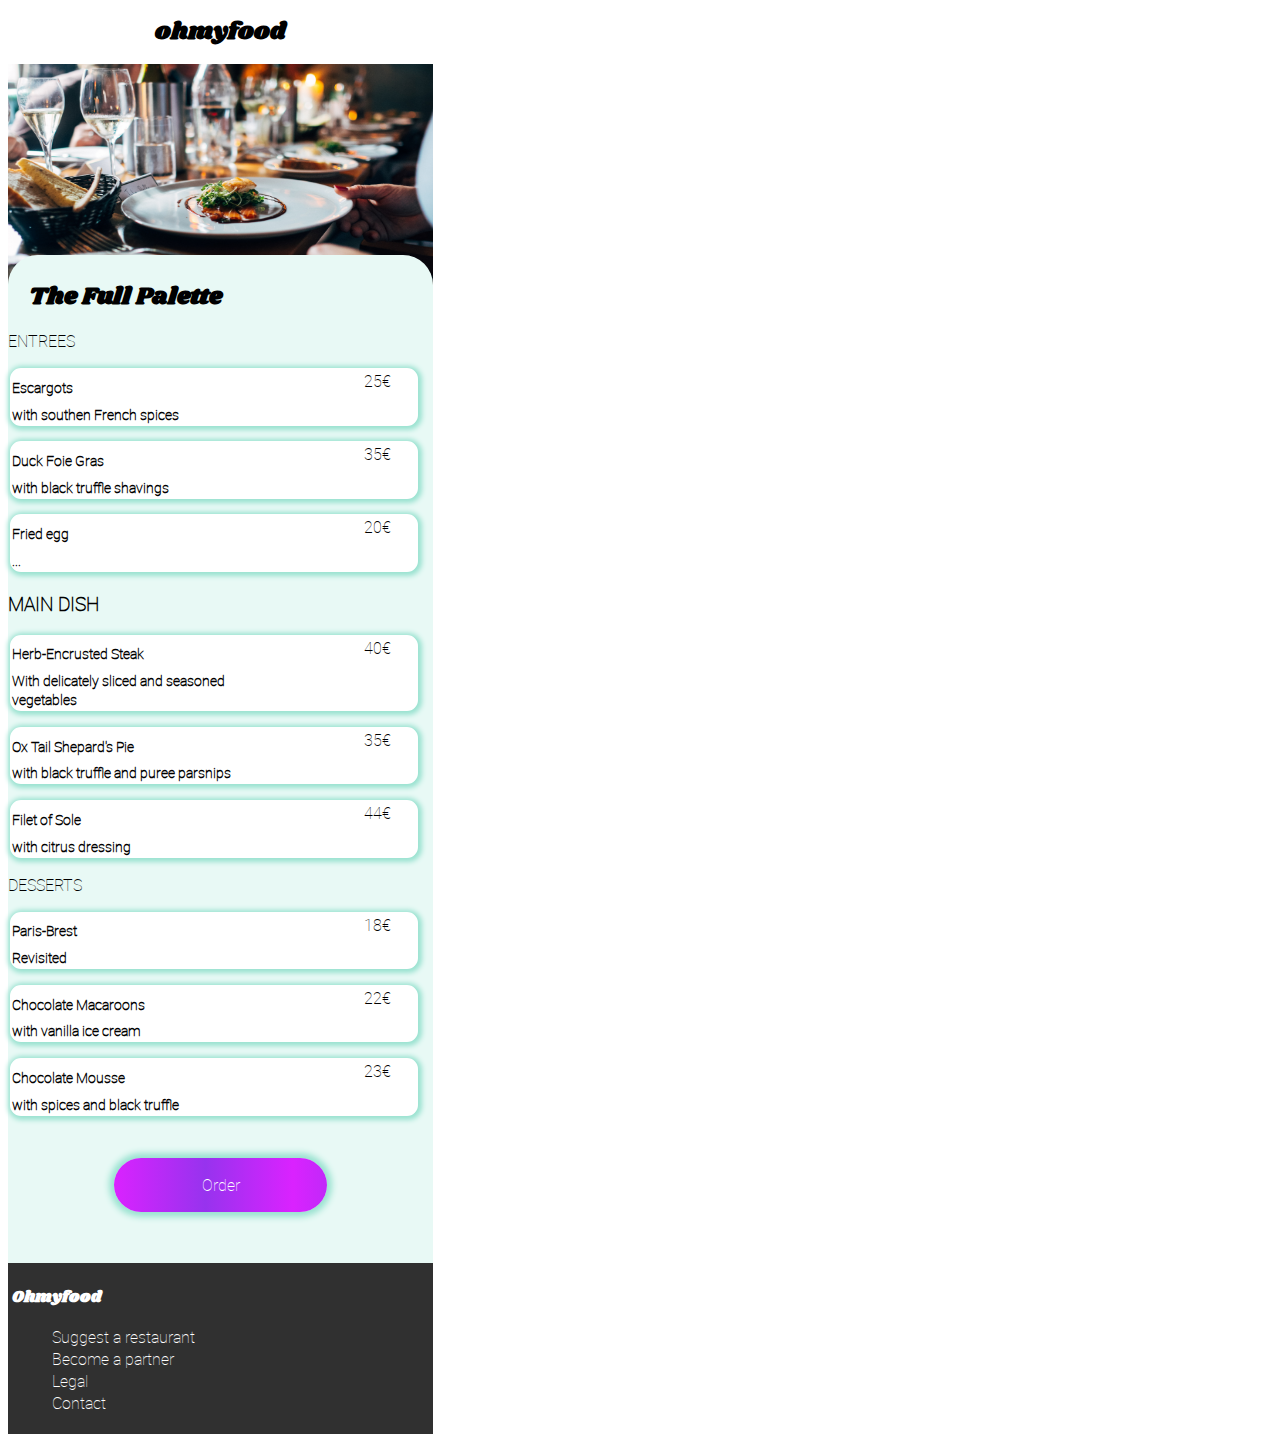
<file: html/menufullpalette.html>
<!DOCTYPE html>
<html lang="en">
<head>
    <meta charset="UTF-8">
    <meta name="viewport" content="width=device-width, initial-scale=1.0">
    <link rel="stylesheet" href="https://use.fontawesome.com/releases/v5.1.0/css/all.css" integrity="sha384-lKuwvrZot6UHsBSfcMvOkWwlCMgc0TaWr+30HWe3a4ltaBwTZhyTEggF5tJv8tbt" crossorigin="anonymous">
    <title>Ohmyfood</title>
    <link rel="stylesheet" href="css/style2.css">
</head>

<body>
    <header>
        <a href="carte.html"><i class="fas fa-arrow-left"></i></a><h2 class="logo">ohmyfood</h2>
        <div><img src="images/fullpalette.jpg" height="250" width="100%" alt="fullpalette"/></div>   
    </header>

    <main>
        <h2 class="logo">The Full Palette<i class="far fa-heart"></i></h2>

        <div class=entrees><p>ENTREES</p>
            <ul>
                <li>
                    <div class="check"><i class="fas fa-check-circle"></i></div>
                    <div class="price">25€</div> 
                    <div><p>Escargots</p>
                        <p>with southen French spices</p>
                    </div>               
                </li>

                <li>
                    <div class="check"><i class="fas fa-check-circle"></i></div>
                    <div class="price">35€</div>
                    <div><p>Duck Foie Gras</p>
                        <p>with black truffle shavings</p></div>
                    
                </li>

                <li>
                    <div class="check"><i class="fas fa-check-circle"></i></div>
                    <div class="price">20€</div>
                    <div><p>Fried egg</p>
                        <p>...</p></div>
                    
                </li>
            </ul>
            
           
        </div>

        <div class=dish><h3>MAIN DISH</h3>
            <ul>
                <li>
                    <div class="check"><i class="fas fa-check-circle"></i></div>
                    <div class="price">40€</div>
                    <div><p>Herb-Encrusted Steak</p>
                        <p>With delicately sliced and seasoned vegetables</p></div>               
                </li>

                <li>
                    <div class="check"><i class="fas fa-check-circle"></i></div>
                    <div class="price">35€</div>
                    <div><p>Ox Tail Shepard's Pie</p>
                        <p>with black truffle and puree parsnips</p></div>                    
                </li>

                <li>
                    <div class="check"><i class="fas fa-check-circle"></i></div>
                    <div class="price">44€</div>
                    <div><p>Filet of Sole</p>
                        <p>with citrus dressing</p></div>                   
                </li>
            </ul>
        </div>
        <div class=dessert><p>DESSERTS</p>
            <ul>
                <li>
                    <div class="check"><i class="fas fa-check-circle"></i></div>
                    <div class="price">18€</div>
                    <div><p>Paris-Brest</p>
                    <p>Revisited</p></div>             
                </li>
                <li>
                    <div class="check"><i class="fas fa-check-circle"></i></div>
                    <div class="price">22€</div>
                    <div><p>Chocolate Macaroons</p>
                    <p>with vanilla ice cream</p></div>             
                </li>
                <li>
                    <div class="check"><i class="fas fa-check-circle"></i></div>
                    <div class="price">23€</div>
                    <div><p>Chocolate Mousse</p>
                    <p>with spices and black truffle</p></div>              
                </li>
            </ul>
        </div>

        <div class="btn_order"><p>Order</p></div>
    </main>
        <footer>
            <h4 class="logo">Ohmyfood</h4>
            <nav class="menu">
                <ul>
                  <li><i class="fas fa-utensils"></i>Suggest a restaurant</a></li>
                  <li><i class="fas fa-hands-helping"></i>Become a partner</a></li>
                  <li>Legal</a></li>
                  <li>Contact</a></li>
                </ul>
              </nav>
        </footer>
    
</body>
</html>
</file>
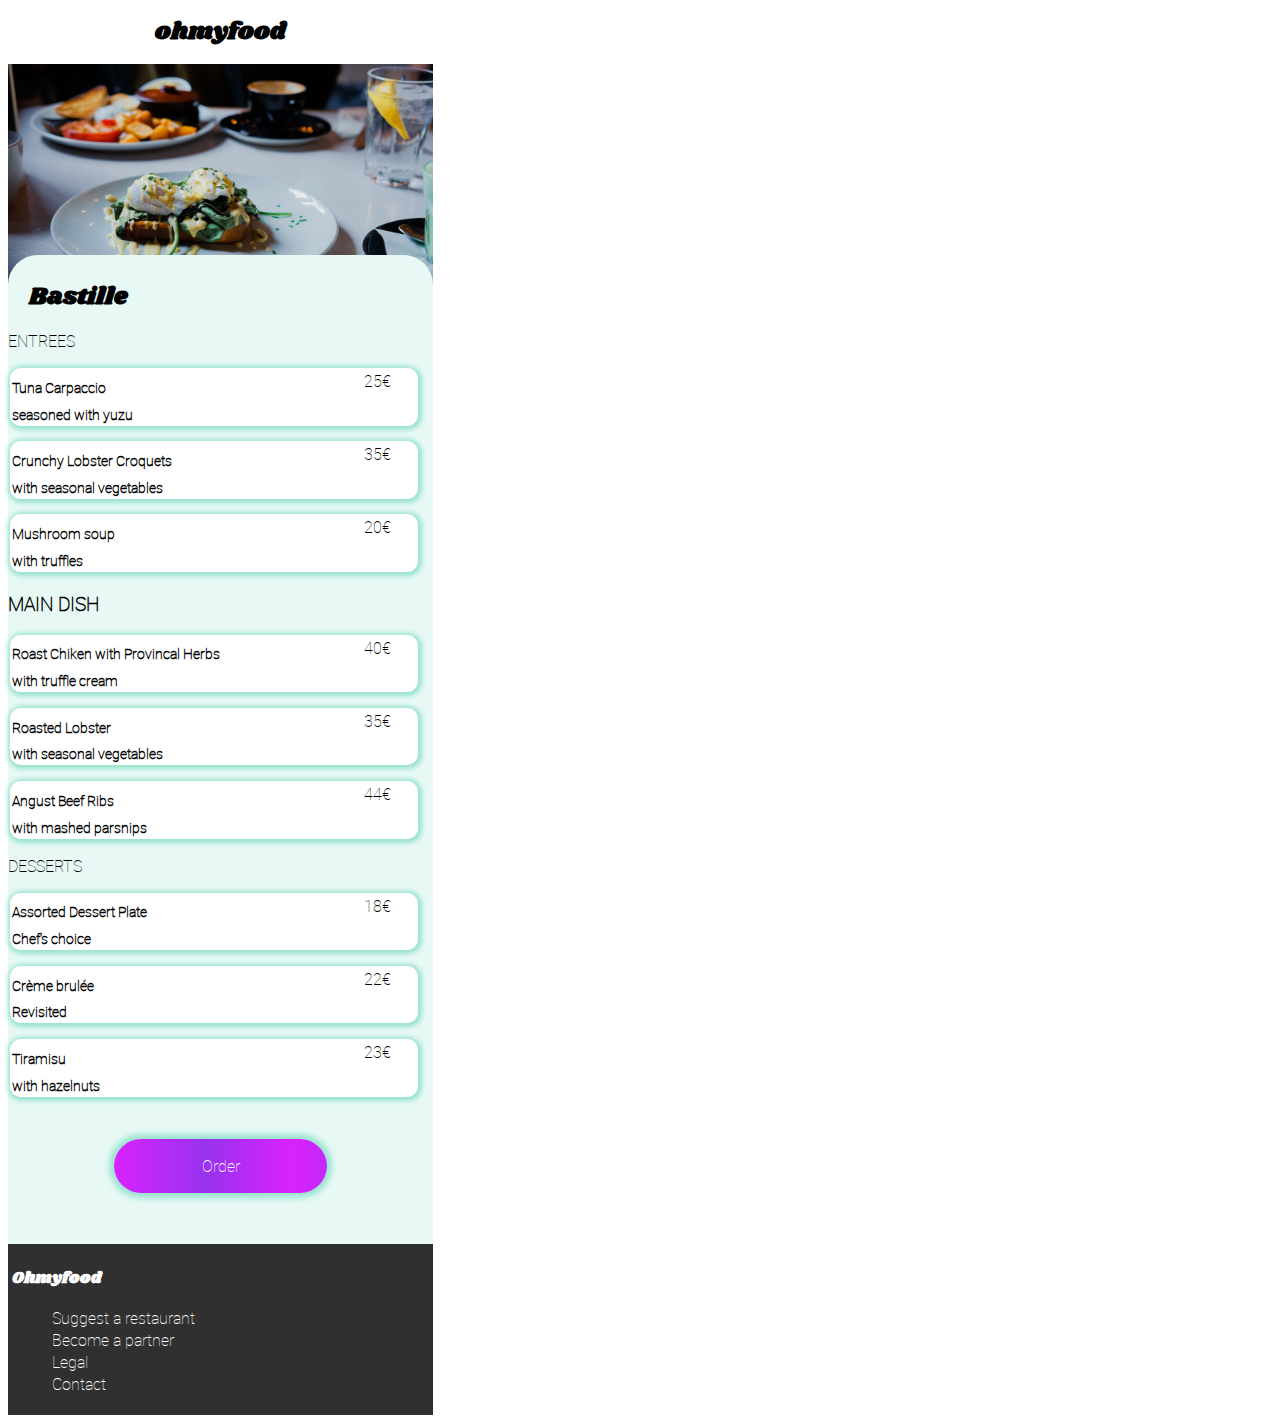
<file: html/menugourmand.html>
<!DOCTYPE html>
<html lang="en">
<head>
    <meta charset="UTF-8">
    <meta name="viewport" content="width=device-width, initial-scale=1.0">
    <link rel="stylesheet" href="https://use.fontawesome.com/releases/v5.1.0/css/all.css" integrity="sha384-lKuwvrZot6UHsBSfcMvOkWwlCMgc0TaWr+30HWe3a4ltaBwTZhyTEggF5tJv8tbt" crossorigin="anonymous">
    <title>Ohmyfood</title>
    <link rel="stylesheet" href="css/style2.css">
</head>

<body>
    <header>
        <a href="carte.html"><i class="fas fa-arrow-left"></i></a><h2 class="logo">ohmyfood</h2>
        <div><img src="images/bastille.jpg" height="250" width="100%" alt="fullpalette"/></div>   
    </header>

    <main>
        <h2 class="logo">Bastille<i class="far fa-heart"></i></h2>
        <div class=entrees><p>ENTREES</p>
            <ul>
                <li>
                    <div class="check"><i class="fas fa-check-circle"></i></div>
                    <div class="price">25€</div> 
                    <div><p>Tuna Carpaccio</p>
                        <p>seasoned with yuzu</p>
                    </div>               
                </li>
                <li>
                    <div class="check"><i class="fas fa-check-circle"></i></div>
                    <div class="price">35€</div>
                    <div><p>Crunchy Lobster Croquets</p>
                        <p>with seasonal vegetables</p></div>                   
                </li>
                <li>
                    <div class="check"><i class="fas fa-check-circle"></i></div>
                    <div class="price">20€</div>
                    <div><p>Mushroom soup</p>
                        <p>with truffles</p></div>    
                </li>
            </ul>  
        </div>

        <div class=dish><h3>MAIN DISH</h3>
            <ul>
                <li>
                    <div class="check"><i class="fas fa-check-circle"></i></div>
                    <div class="price">40€</div>
                    <div><p>Roast Chiken with Provincal Herbs</p>
                        <p>with truffle cream</p></div>               
                </li>
                <li>
                    <div class="check"><i class="fas fa-check-circle"></i></div>
                    <div class="price">35€</div>
                    <div><p>Roasted Lobster</p>
                        <p>with seasonal vegetables</p></div>                    
                </li>
                <li>
                    <div class="check"><i class="fas fa-check-circle"></i></div>
                    <div class="price">44€</div>
                    <div><p>Angust Beef Ribs</p>
                        <p>with mashed parsnips</p></div>                   
                </li>
            </ul>
        </div>
        <div class=dessert><p>DESSERTS</p>
            <ul>
                <li>
                    <div class="check"><i class="fas fa-check-circle"></i></div>
                    <div class="price">18€</div>
                    <div><p>Assorted Dessert Plate</p>
                    <p>Chef's choice</p></div>             
                </li>
                <li>
                    <div class="check"><i class="fas fa-check-circle"></i></div>
                    <div class="price">22€</div>
                    <div><p>Crème brulée</p>
                    <p>Revisited</p></div>             
                </li>
                <li>
                    <div class="check"><i class="fas fa-check-circle"></i></div>
                    <div class="price">23€</div>
                    <div><p>Tiramisu</p>
                    <p>with hazelnuts</p></div>              
                </li>
            </ul>
        </div>

        <div class="btn_order"><p>Order</p></div>
    </main>
        <footer>
            <h4 class="logo">Ohmyfood</h4>
            <nav class="menu">
                <ul>
                  <li><i class="fas fa-utensils"></i>Suggest a restaurant</a></li>
                  <li><i class="fas fa-hands-helping"></i>Become a partner</a></li>
                  <li>Legal</a></li>
                  <li>Contact</a></li>
                </ul>
              </nav>
        </footer>   
</body>
</html>
</file>
<file: css/tablette.css>
@media screen and ( min-width: 426px) 
{
    
    body{
        text-align: center;
    }
    
    #tutorial ul{
        width: max-content;
        margin: auto;
        display: flex;
        
    }

    #restaurant img {
        margin-bottom: 2%;
    }

    .btn {
        width: 34%;
        text-align: left;
    }
    main h2, #tutorial h2 {
        margin-right: 10%;
      }

    .loader{
        right: 10%;
    }
}
</file>
<file: css/cartestyle.css>
@font-face {
  font-family: "shrikhandregular";
  src: url("fonts/shrikhand-regular-webfont.woff2") format("woff2"), url("fonts/shrikhand-regular-webfont.woff") format("woff");
  font-weight: normal;
  font-style: normal;
}
/*! Generated by Font Squirrel (https://www.fontsquirrel.com) on September 25, 2020 */
@font-face {
  font-family: "roboto";
  src: url("fonts/roboto-regular-webfont.woff2") format("woff2"), url("fonts/roboto-regular-webfont.woff") format("woff");
  font-weight: normal;
  font-style: normal;
}


@keyframes fadein {
  0% {
    opacity: 0;
  }
  95% {
    opacity: 0;
  }
  100%{
    opacity:1;
  }
}


.loader {
  -webkit-position: relative;
  -webkit-top: 50%;
  -webkit-right: 38%;
  -webkit-border-radius: 50%;
  -webkit-border: 6px solid #99e2d0;
  -webkit-width: 115px;
  -webkit-height: 115px;
  -webkit-animation: fadeout 3s linear;
  position: relative;
  right: 38%;
  top: 38%;
  margin: auto;
  border-radius: 50%;
  width: 115px;
  height: 115px;
  animation: fadeout 3s linear;
  
 
}

.loader::after {
  content: "";
  position: relative;
  top: -6px;
  left: -6px;
  width: 100%;
  height: 100%;
  border-radius: 50%;
  animation: spin 3s linear;
  -webkit-content: "";
  -webkit-position: relative;
  -webkit-top: -6px;
  -webkit-left: -6px;
  -webkit-width: 100%;
  -webkit-height: 100%;
  -webkit-border-radius: 50%;
  -webkit-animation: spin 3s linear;
  
}

body{
  font-family: roboto;
  margin: 0;
}

 header,.cart, main, footer{
  -webkit-animation-name: fadein;
  -webkit-animation-duration: 3100ms;
  animation-name: fadein;
  animation-duration: 3100ms;
}

@keyframes spin {
  0% {
    transform: rotate(0deg);
    position: absolute;
    border: 6px solid #99e2d0;
    border-top-color: white;
  }
  99%{
    position: absolute;
    border: 6px solid #99e2d0;
    border-top-color: white;
  }
  100% {
    transform: rotate(360deg);
  
  }
}

@keyframes fadeout {
  0% {
    opacity: 1;
    position: absolute;
    border: 6px solid transparent;
  }
  
  99% {
    opacity: 1;
    position: absolute;
    border: 6px solid transparent;
  }
  100% {
    opacity: 0;
  }
}

.logo {
  font-family: Shrikhandregular;
}

#up, header {
  text-align: center;
}

#up i{
  margin-right: 2%;
}

.localisation p {
  background-color: rgba(234,234,234);
  padding: 3%;
  border-top: 1mm inset rgba(234,234,234,0.4);
  margin-bottom: 0;
}

.book {
  text-align: center;
  background-color: rgba(246, 246, 246);
  padding: 4%;
}

.btn_explore {
  padding: 17px 38px;
  color: white;
  border-radius: 50px;
  background-image: linear-gradient(to bottom right, #FF79DA 0%, #9356DC 51%, #DA22FF 100%);
  box-shadow: 1px 1px 2px rgba(0,0,0,0.7);
  width: fit-content;
  display: inline-block;
}

.btn_explore:hover {
  background-position: right center;
  text-decoration: none;
  filter: brightness(1.1);
  box-shadow: 1px 1px 15px black;
}
.btn_explore p{
  margin: 0;
}

#tutorial li {
  border-radius: 19px;
  box-shadow: 6px 5px 5px rgba(153, 226, 208, 0.4);
  margin: 5% 21px 3% 0;
  display: flex;
  font-weight: bold;
  background-color: #e8f9f5;
}

#tutorial li:hover {
  filter: brightness(1.1);
  background-color: rgba(277,204,255);
}

#tutorial {
  background-color: white;
}

#tutorial i {
  margin-right: 15px;
  margin-left: 11px;
}

input[type="checkbox"].heart1 {
  display: none;
}

input[type="checkbox"].heart1 + label::before {
  font-family: "Font Awesome 5 Free";
  content: '\f004';
  font-size: 1.2em;  
  color: black;
  margin-right: 0.3rem;
  font-weight:200;
}

input[type="checkbox"].heart1:checked + label::before {
  content:'\f004';
  color: #9356DC ;
  font-weight:900;
}

input[type="checkbox"].heart2 {
  display: none;
}

input[type="checkbox"].heart2 + label::before {
  font-family: "Font Awesome 5 Free";
  content: '\f004';
  font-size: 1.2em;  
  color: black;
  margin-right: 0.3rem;
  font-weight:200;
}

input[type="checkbox"].heart2:checked + label::before {
  content:'\f004';
  color: #9356DC ;
  font-weight:900;
}

input[type="checkbox"].heart3 {
  display: none;
}

input[type="checkbox"].heart3 + label::before {
  font-family: "Font Awesome 5 Free";
  content: '\f004';
  font-size: 1.2em;  
  color: black;
  margin-right: 0.3rem;
  font-weight:200;
}

input[type="checkbox"].heart3:checked + label::before {
  content:'\f004';
  color: #9356DC ;
  font-weight:900;
}

input[type="checkbox"].heart4 {
  display: none;
}

input[type="checkbox"].heart4 + label::before {
  font-family: "Font Awesome 5 Free";
  content: '\f004';
  font-size: 1.2em;  
  color: black;
  margin-right: 0.3rem;
  font-weight:200;
}

input[type="checkbox"].heart4:checked + label::before {
  content:'\f004';
  color: #9356DC ;
  font-weight:900;
}

#restaurant img {
  width: 100%;
  border-radius: 13px 13px 0 0;
  position: relative;
}

.new {
left: 76%;
margin: -63% 0% 56% 0%;
position: relative;
border: 4px solid #99E2D0;
background-color: #99E2D0;
color: rgba(19, 146, 115);
padding-left: 3%;
width: 43px;
border-radius: 3px;
}

.bastille .new, .gourmand .new{
  visibility: hidden;
}

.ville {
  display: flex;
  justify-content: space-between;
}
.lieu{
  color: black;
  margin: 1% 0% 2% 4%
}
.number p {
  color: white;
  border: 1px solid transparent;
  border-radius: 50%;
  width: 20px;
  height: 20px;
  background-color: #9356DC;
  padding: 0px;
  text-align: center;
  margin-left: -45%;
}

main {
  align-items: center;
  background-color: rgba(246,246,246);
  padding: 2%;
  margin: 10% 0 -5% 0;
}

main p {
  margin-bottom: 2px;
  margin-top: 0%;
  width:max-content ;
}

.nom{
  font-weight: bold;
}

main h2, #tutorial h2 {
  margin-left: 10%;
}

main i{ 
  transition: color 1s linear;
}

.btn {
  border-radius: 13px;
  box-shadow: 3px 0px 3px #99E2D0;
  background-color: white;
  margin: 10% 7% 5%;
  padding: 0%;
  margin-top: 0%;
  display: inline-block
}

.btn:hover {
  filter: brightness(1.1);
  box-shadow: 1px 1px 15px black;
}

footer {
  background-color: #303030;
  color: white;
  text-align: initial;
}

footer .logo{
  margin-left: 40px;
  padding-top: 6%;
  font-size: 126%;
  font-weight: 100;
}

footer a{
  text-decoration: none;
  color: white;
}

footer li {
  list-style-type: none;
  padding-bottom: 2%;
}
 footer i{
   margin-right:3%;
}
</file>
<file: css/tablette2.css>
@media screen and ( min-width: 426px) {

main{
    width: 44%;
    margin: auto;
}

header {
    height: 359px;
}

footer{
    padding-top: 1%;
}

.photo {
    width: 50%;
    margin: auto;
}

img{
    height: 400px;
}

body{
    background-color: rgba(246, 246, 246)
}

}
</file>
<file: css/style2.css>
@font-face {
  font-family: "shrikhandregular";
  src: url("fonts/shrikhand-regular-webfont.woff2") format("woff2"), url("fonts/shrikhand-regular-webfont.woff") format("woff");
  font-weight: normal;
  font-style: normal;
}
@font-face {
  font-family: "roboto";
  src: url("fonts/roboto-regular-webfont.woff2") format("woff2"), url("fonts/roboto-regular-webfont.woff") format("woff");
  font-weight: normal;
  font-style: normal;
}
body {
  font-family: roboto;
  margin:auto;
}

header a{
  text-decoration: none;
  color: black;
}
header h2 {
  text-align: center;
  display: block;
}

header i {
  position: absolute;
  margin-left: 20px;
}

.logo {
  font-family: Shrikhandregular;
}

main .logo {
  padding-top: 7%;
  margin: 5%;
}

input[type="checkbox"].heart {
  display: none;
}

input[type="checkbox"].heart + label::before {
  font-family: "Font Awesome 5 Free";
  content: '\f004';
  font-size: 1.2em;  
  color: black;
  margin-right: 0.3rem;
  font-weight:200;
}

input[type="checkbox"].heart:checked + label::before {
  content:'\f004';
  color: #9356DC ;
  font-weight:900;
}

main {
  background-color: rgba(246, 246, 246);
  border-radius: 30px 30px 0px 0px;
  margin-top: -110px;
  position: relative;
  padding-bottom: 2%;
}

h2  {
  display: flex;
  justify-content: space-between;
}

@keyframes fadein {
  from {
    opacity: 0;
  }
  to {
    opacity: 1;
  }
}

@keyframes spin {
  0% {
    transform: rotate(0deg);
  }
  100% {
    transform: rotate(360deg);
  }
}

.entrees li {
  animation-name: fadein;
  animation-duration: 2000ms;
}

.dish li {
  animation-name: fadein;
  animation-duration: 4000ms;
}

.dessert li {
  animation-name: fadein;
  animation-duration: 6000ms;
}

main li {
  display: flex;
  flex-direction: row;
  justify-content: space-between;
  border-radius: 11px;
  box-shadow: 1px 1px 14px 0px #99E2D0;
  background-color: white;
  list-style-type: none;
  margin: 5% 6% -1% -2%;
}

.menu {
  width: 57%;
}

.menu p {
  margin: -2% 0% 0% 3%;
  font-size: 0.9rem;
  padding-top: 4%;
  height: 18px;
  width: 88%;
  overflow: hidden;
  position: relative;
  text-overflow: ellipsis;
  white-space: nowrap;
}

.price {
  margin: 0% 0% 0% 24%;
  font-weight: bold;
}

li:hover > .check {
  background-color: #99E2D0;
  width: 10%;
  transform: scalex(1);
  transition: transform 1000ms;
  transform-origin: right 50%;
  margin-left: 1%;
}

li:hover > .check i{
  animation: spin 1s linear
}

.check {
  color: white;
  width: 0%;
  margin: 0px;
  border-radius: 0px 10px 10px 0px;
  padding: 0%;
  transform: scalex(0);
  display: inline-block;
  text-align: center;
}

.check p {
  padding-top: 15%;
}

.nom{
  font-weight: bold;
}

h3{
  margin: 39px 0px 0px 26px;
}

hr {
  width: 44px;

  margin: 0 0 0 27px;
  color: #99E2D0;
  height: 4px;
  background-color: #99E2D0;
  border: none;
}

.btn_order {
  background-image: linear-gradient(to right, #DA22FF 0%, #9733EE 51%, #DA22FF 100%);
}

.btn_order {
  margin: 10% 25%;
  padding: 0.05px;
  text-align: center;
  color: white;
  box-shadow: 0px 0px 8px 3px #99E2D0;
  border-radius: 50px;
  background-image: linear-gradient(to bottom right, #FF79DA 0%, #9356DC 51%, #DA22FF 100%);
}

.btn_order:hover {
  background-position: right center;
  text-decoration: none;
}

footer {
  background-color: #303030;
  color: white;
}

footer .logo{
  margin-left: 40px;
  padding-top: 6%;
  font-size: 126%;
  font-weight: 100;
}

footer a{
  text-decoration: none;
  color: white;
}

footer li {
  list-style-type: none;
  padding-bottom: 2%;
}
 footer i{
   margin-right:3%;
 }

/*# sourceMappingURL=style2.css.map */
</file>
<file: html/css/style2.css>
@font-face {
  font-family: "shrikhandregular";
  src: url("fonts/shrikhand-regular-webfont.woff2") format("woff2"), url("fonts/shrikhand-regular-webfont.woff") format("woff");
  font-weight: normal;
  font-style: normal;
}
@font-face {
  font-family: "robotothin";
  src: url("fonts/roboto-thin-webfont.woff2") format("woff2"), url("fonts/roboto-thin-webfont.woff") format("woff");
  font-weight: normal;
  font-style: normal;
}
body {
  font-family: robotothin;
  max-width: 425px;
}

header h2 {
  text-align: center;
}

header i {
  position: absolute;
}

.logo {
  font-family: Shrikhandregular;
}

main .logo {
  padding-top: 7%;
  margin: 5%;
}

main {
  background-color: #e8f9f5;
  border-radius: 30px 30px 0px 0px;
  margin-top: -20%;
  position: relative;
  padding-bottom: 2%;
}

h2 i {
  float: right;
}

@keyframes fadein {
  from {
    opacity: 0;
  }
  to {
    opacity: 1;
  }
}
.entrees li {
  animation-name: fadein;
  animation-duration: 2000ms;
}

.dish li {
  animation-name: fadein;
  animation-duration: 4000ms;
}

.dessert li {
  animation-name: fadein;
  animation-duration: 6000ms;
}

main li {
  border-radius: 11px;
  border: 2px solid white;
  margin-top: 1px;
  box-shadow: 1px 1px 5px 3px #99E2D0;
  background-color: white;
  list-style-type: none;
  margin-bottom: 4%;
  margin-left: -10%;
  margin-right: 4%;
  display: flex;
  flex-direction: row-reverse;
  justify-content: space-between;
}

li:hover > .check {
  background-color: #99E2D0;
  width: 10%;
  transform: scale(1);
  transition: transform 1000ms;
  transform-origin: 0% 50%;
}

.check {
  color: white;
  width: 0%;
  border-radius: 10px;
  padding: 0%;
  transform: scale(0);
}

.check i {
  margin-left: 25%;
  margin-top: 55%;
}

.price {
  margin-left: 16%;
}

li p {
  font-weight: bold;
  margin: 0%;
  font-size: 0.9rem;
  padding-top: 3%;
  width: 263px;
}

.btn_order {
  background-image: linear-gradient(to right, #DA22FF 0%, #9733EE 51%, #DA22FF 100%);
}

.btn_order {
  margin: 10% 25%;
  padding: 0.05px;
  text-align: center;
  transition: 0.5s;
  background-size: 84% auto;
  color: white;
  box-shadow: 0px 0px 6px 5px #99E2D0;
  border-radius: 50px;
}

.btn_order:hover {
  background-position: right center;
  text-decoration: none;
}

footer {
  background-color: #303030;
  color: white;
  padding: 1%;
}

footer li {
  list-style-type: none;
}

/*# sourceMappingURL=style2.css.map */
</file>
